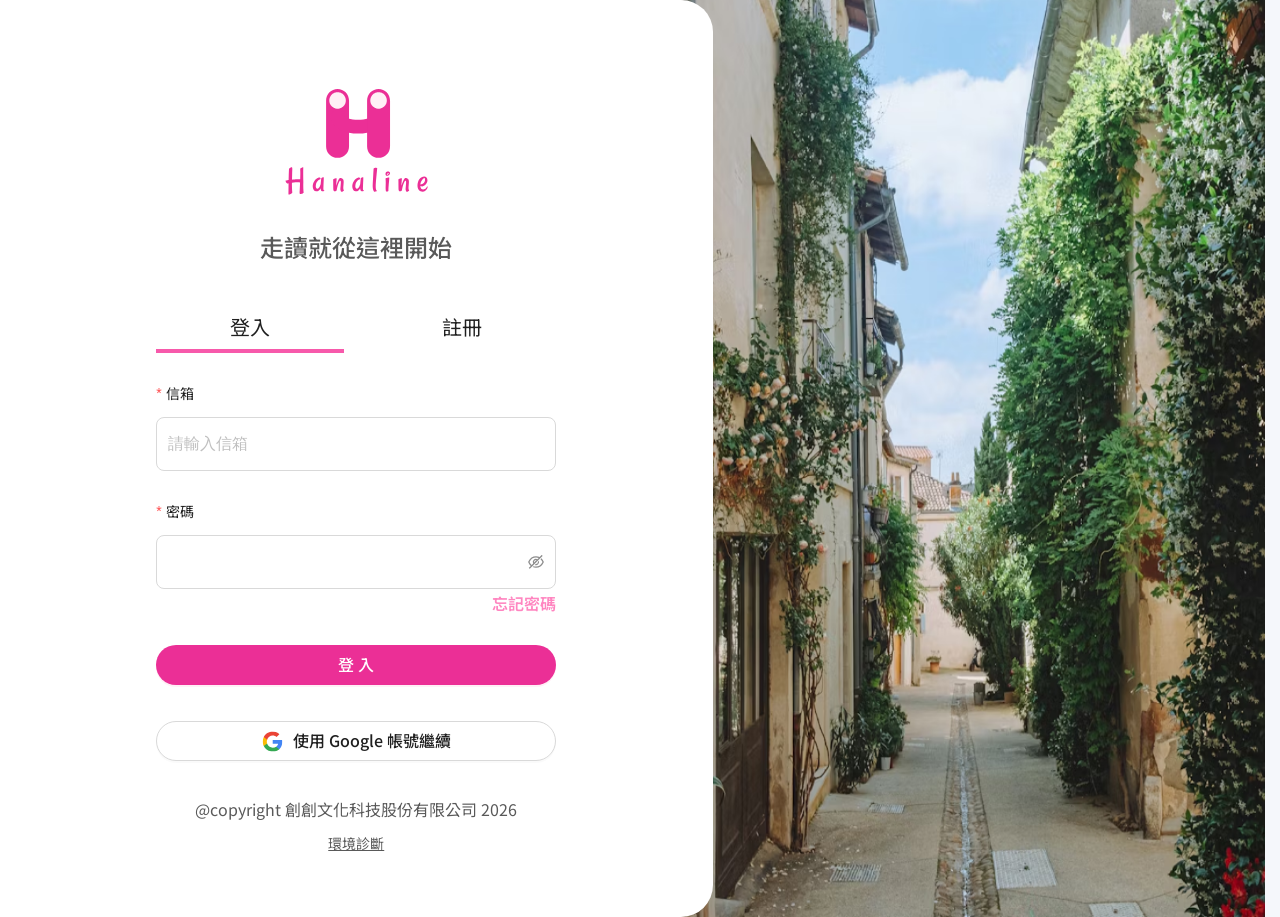
<file: index.html>
<!doctype html>
<html lang="en">
  <head>
    <meta charset="UTF-8" />
    <link rel="icon" type="image/svg+xml" href="/hanaline-browser-logo.svg" />
    <link rel="shortcut icon" type="image/svg+xml" href="/hanaline-browser-logo.svg" />
    <link rel="apple-touch-icon" href="/hanaline-browser-logo.svg" />
    <meta name="viewport" content="width=device-width, initial-scale=1.0" />
    <title>Hanaline創作者平台</title>
    <script type="module" crossorigin src="/assets/index-SHnrJxGv.js"></script>
    <link rel="stylesheet" crossorigin href="/assets/index-N8rp9zA-.css">
  </head>
  <body>
    <div id="root"></div>
  </body>
</html>
</file>
<file: assets/index-N8rp9zA-.css>
@import"https://fonts.googleapis.com/css2?family=Noto+Sans+TC:wght@400..700&display=swap";._banner_1rm8l_1{position:relative}._content-list-card_1rm8l_5{border:1px solid rgba(0,0,0,.16)!important;box-shadow:none!important}._content-list-card_1rm8l_5 .ant-card-actions{border-top:1px solid rgba(0,0,0,.16)!important}._content-list-card_1rm8l_5 .ant-card-actions>li:not(:last-child){border-inline-end:1px solid rgba(0,0,0,.14)}.theme-dark ._content-list-card_1rm8l_5{border-color:#ffffff2e!important}.theme-dark ._content-list-card_1rm8l_5 .ant-card-actions{border-top-color:#ffffff2e!important}.theme-dark ._content-list-card_1rm8l_5 .ant-card-actions>li:not(:last-child){border-inline-end-color:#ffffff29}._banner_1rm8l_1:hover{cursor:pointer}._banner_1rm8l_1:hover ._banner-action_1rm8l_34{display:flex;justify-content:center;align-items:center}._banner-action_1rm8l_34{position:absolute;top:0;left:0;width:100%;height:100%;z-index:1;background-color:#0003;display:none}._secondary-text_1rm8l_51{color:#00000073}.theme-dark ._secondary-text_1rm8l_51{color:var(--text-secondary)}._cover-uploader_1rm8l_60>div{width:100%!important;height:100%!important}._node-type-block_1rm8l_65{-webkit-user-select:none;-moz-user-select:none;user-select:none;border-radius:4px;border:solid 1px #F0F0F0;padding:10px 10px 10px 16px;margin-bottom:12px;cursor:move;font-size:14px;line-height:20px;color:#000000d9;position:relative}.theme-dark ._node-type-block_1rm8l_65{background:var(--surface-1);border-color:rgba(255,255,255,var(--flow-node-border-alpha, .18));color:var(--text-primary);box-shadow:inset 0 0 0 1px rgba(255,255,255,calc(var(--flow-node-border-alpha, .18) * .35))}._node-type-block_1rm8l_65:before{content:"";position:absolute;left:-1px;top:-1px;bottom:-1px;width:6px;background-color:var(--node-type-accent, #F759AB);border-top-left-radius:4px;border-bottom-left-radius:4px}._node-type-block--variable_1rm8l_97:before,._node-type-block--event_1rm8l_98:before{background-color:var(--node-type-event-accent, #FF7A44)}._node-type-block--hint_1rm8l_102:before{background-color:var(--node-type-hint-accent, #73D13D)}._node-type-block--hint_1rm8l_102{border-color:#f0f0f0}.theme-dark ._node-type-block--hint_1rm8l_102{background:var(--surface-1);border-color:rgba(255,255,255,var(--flow-node-border-alpha, .18));box-shadow:inset 0 0 0 1px rgba(255,255,255,calc(var(--flow-node-border-alpha, .18) * .35))}._node-type-block--special-event_1rm8l_116:before{background-color:var(--node-type-hint-accent, #73D13D)}._node-type-block--chapter-end_1rm8l_120:before{background-color:var(--node-type-chapter-end-accent, #9254DE)}._chapter-node_1rm8l_124{background:#fff;border:1px solid #D9D9D9;border-radius:16px;padding:0 16px 16px;width:326px}.theme-dark ._chapter-node_1rm8l_124{background:var(--surface-1);border-color:rgba(255,255,255,var(--flow-node-border-alpha, .18));color:var(--text-primary);box-shadow:0 6px 16px #0000002e,0 0 0 1px rgba(255,255,255,calc(var(--flow-node-border-alpha, .18) * .35))}._chapter-node_1rm8l_124:before{content:"";height:9ox;width:100%;display:block;background-color:var(--chapter-node-accent, #F759AB)}._green-node-strip_1rm8l_149{margin-top:-1px;margin-left:-17px;margin-right:-17px;border-top-right-radius:16px;border-top-left-radius:16px;background-color:#52c41a}._green-node-header_1rm8l_158{border-bottom:1px solid #D9D9D9;margin:0 -16px}.theme-dark ._green-node-header_1rm8l_158{border-bottom-color:#ffffff24}._green-node-title_1rm8l_167{color:#000000d9}.theme-dark ._green-node-title_1rm8l_167{color:var(--text-primary)}._green-node-body_1rm8l_175{color:#00000073}.theme-dark ._green-node-body_1rm8l_175{color:var(--text-secondary)}.ant-switch._public-switch_1rm8l_183{min-width:44px;height:24px;line-height:24px;border-radius:999px;border:1px solid rgba(255,255,255,.26);background:#ffffff1f;box-shadow:inset 0 0 0 1px #00000029}.ant-switch._public-switch_1rm8l_183 .ant-switch-handle{width:18px;height:18px;top:2px;inset-inline-start:3px}.ant-switch._public-switch_1rm8l_183 .ant-switch-handle:before{border-radius:50%;background:#fff;box-shadow:0 1px 3px #00000073,0 0 0 1px #0000000f}.ant-switch._public-switch_1rm8l_183.ant-switch-checked{background:#f759ab;border-color:#f759ab61}.ant-switch._public-switch_1rm8l_183.ant-switch-checked .ant-switch-handle{inset-inline-start:calc(100% - 21px)}._dialogueBox_qvgnj_2{position:absolute;top:67.5%;left:50%;transform:translate(-50%);width:85%;z-index:20}._characterLabel_qvgnj_12{position:absolute;bottom:34.5%;left:7.5%;z-index:30}._characterLabelBox_qvgnj_19{display:inline-block;padding:2.2cqw 6.7cqw;background-color:#0000004d;border:.55cqw solid rgba(255,255,255,.6);border-radius:9999px;box-shadow:none}._characterLabelText_qvgnj_28{color:#fff;font-size:3.9cqw;font-weight:700;letter-spacing:.05em;text-shadow:0 0 3px rgba(0,0,0,.82),0 0 6px rgba(0,0,0,.38)}._overlay_l8rq3_2{position:absolute;top:0;right:0;bottom:0;left:0;background-color:#00000080;z-index:40;animation:_fadeIn_l8rq3_1 .3s ease-out}._drawer_l8rq3_11{position:absolute;bottom:0;left:0;right:0;background-color:#fff;border-top-left-radius:24px;border-top-right-radius:24px;padding:24px;z-index:41;max-height:80%;overflow-y:auto;animation:_slideUp_l8rq3_1 .3s ease-out}._drawerFullscreen_l8rq3_26{top:0;bottom:0;border-top-left-radius:0;border-top-right-radius:0;max-height:none;height:100%;padding-top:72px;display:flex;flex-direction:column}._preloadOverlay_l8rq3_38{opacity:0;pointer-events:none;animation:none}._preloadDrawer_l8rq3_44{opacity:0;pointer-events:none;visibility:hidden;animation:none}._closeButton_l8rq3_52{position:absolute;left:16px;top:16px;width:32px;height:32px;border:none;background:none;cursor:pointer;border-radius:50%;display:flex;align-items:center;justify-content:center;color:#666;transition:background-color .2s ease}._closeButton_l8rq3_52:hover{background-color:#f5f5f5}._hintText_l8rq3_74{margin-top:8px;margin-bottom:24px;text-align:center;color:#666;font-size:16px}._answerContainer_l8rq3_83{display:flex;flex-direction:column;gap:12px}._answerButton_l8rq3_90{width:100%;min-height:56px;background-color:#f5f5f5;border:none;border-radius:28px;padding:0 24px;font-size:18px;color:#333;cursor:pointer;transition:background-color .2s ease;display:flex;align-items:center;justify-content:center;text-align:center}._answerButton_l8rq3_90:hover{background-color:#e8e8e8}._answerButton_l8rq3_90:active{background-color:#ddd}@keyframes _fadeIn_l8rq3_1{0%{opacity:0}to{opacity:1}}@keyframes _slideUp_l8rq3_1{0%{transform:translateY(100%)}to{transform:translateY(0)}}._inputContainer_l8rq3_135{display:flex;flex-direction:column;gap:16px}._scannerSection_l8rq3_141{display:flex;flex-direction:column;gap:12px;margin-bottom:16px;flex:1}._scannerButton_l8rq3_149,._scannerStopButton_l8rq3_150{width:100%;height:48px;border:none;border-radius:24px;font-size:16px;cursor:pointer;transition:background-color .2s ease,opacity .2s ease}._scannerButton_l8rq3_149{background-color:#111827;color:#fff}._scannerButton_l8rq3_149:hover{background-color:#1f2937}._scannerStopButton_l8rq3_150{background-color:#f3f4f6;color:#111827}._scannerStopButton_l8rq3_150:hover{background-color:#e5e7eb}._cameraFrame_l8rq3_178{width:100%;overflow:hidden;border-radius:20px;background:#111827;flex:1;min-height:0;position:relative}._cameraPreview_l8rq3_188{display:block;width:100%;height:100%;-o-object-fit:cover;object-fit:cover}._cameraScanMask_l8rq3_195{position:absolute;top:0;right:0;bottom:0;left:0;pointer-events:none;display:flex;align-items:center;justify-content:center;background:linear-gradient(#00000047,#00000047),transparent}._cameraScanWindow_l8rq3_207{width:min(72vw,320px);aspect-ratio:1 / 1;border:2px solid rgba(255,255,255,.92);border-radius:24px;box-shadow:0 0 0 9999px #00000047}._scannerStatusRow_l8rq3_215{display:flex;align-items:center;gap:12px}._scannerStatusText_l8rq3_221{flex:1;font-size:14px;color:#4b5563}._inputContainerHidden_l8rq3_227{display:none}._inputField_l8rq3_232{width:100%;height:56px;padding:0 24px;font-size:18px;border:2px solid #e8e8e8;border-radius:28px;outline:none;transition:border-color .2s ease;background-color:#f9f9f9}._inputField_l8rq3_232:focus{border-color:#6a32c9;background-color:#fff}._inputField_l8rq3_232::-moz-placeholder{color:#999}._inputField_l8rq3_232::placeholder{color:#999}._submitButton_l8rq3_254{width:100%;height:56px;background-color:#6a32c9;color:#fff;border:none;border-radius:28px;font-size:18px;font-weight:500;cursor:pointer;transition:background-color .2s ease,opacity .2s ease}._submitButton_l8rq3_254:hover:not(:disabled){background-color:#5a2ab5}._submitButton_l8rq3_254:active:not(:disabled){background-color:#4a22a5}._submitButton_l8rq3_254:disabled{opacity:.5;cursor:not-allowed}._errorMessage_l8rq3_281{color:#ef4444;text-align:center;margin-top:12px;font-size:14px}._gpsInputContainer_l8rq3_289{display:flex;flex-direction:column;gap:16px;margin-bottom:20px}._gpsInputGroup_l8rq3_297{display:flex;flex-direction:column;gap:8px}._gpsLabel_l8rq3_304{font-size:14px;color:#666;font-weight:500}._gpsInput_l8rq3_289{width:100%;height:48px;padding:0 16px;font-size:16px;border:2px solid #e8e8e8;border-radius:12px;outline:none;transition:border-color .2s ease;background-color:#f9f9f9}._gpsInput_l8rq3_289:focus{border-color:#6a32c9;background-color:#fff}._gpsInput_l8rq3_289::-moz-placeholder{color:#999;font-size:14px}._gpsInput_l8rq3_289::placeholder{color:#999;font-size:14px}@media (max-height: 600px){._drawer_l8rq3_11{max-height:70%}}@media (max-width: 400px){._answerButton_l8rq3_90{font-size:16px;min-height:48px}._hintText_l8rq3_74{font-size:14px}._inputField_l8rq3_232,._submitButton_l8rq3_254{font-size:16px;height:48px}._gpsInput_l8rq3_289{font-size:14px;height:44px}._gpsLabel_l8rq3_304{font-size:12px}}._light_htq8b_2{--bg-primary: #fff;--bg-secondary: #f5f5f5;--bg-overlay: rgba(0, 0, 0, .05);--bg-indicator: rgba(255, 255, 255, .8);--bg-control: rgba(0, 0, 0, .1);--bg-control-hover: rgba(0, 0, 0, .2);--bg-control-active: rgba(0, 0, 0, .3);--text-primary: #000;--text-secondary: rgba(0, 0, 0, .8);--text-content: rgba(0, 0, 0, .9);--border-color: rgba(0, 0, 0, .1);--indicator-bg: rgba(51, 51, 51, .5);--indicator-hover: rgba(51, 51, 51, .7);--indicator-active: #333333;--progress-track: rgba(51, 51, 51, .2);--progress-thumb: #333333}._dark_htq8b_30{--bg-primary: #000;--bg-secondary: #111;--bg-overlay: rgba(255, 255, 255, .05);--bg-indicator: rgba(0, 0, 0, .5);--bg-control: rgba(255, 255, 255, .1);--bg-control-hover: rgba(255, 255, 255, .2);--bg-control-active: rgba(255, 255, 255, .3);--text-primary: #fff;--text-secondary: rgba(255, 255, 255, .8);--text-content: rgba(255, 255, 255, .9);--border-color: rgba(255, 255, 255, .1);--indicator-bg: rgba(51, 51, 51, .5);--indicator-hover: rgba(51, 51, 51, .7);--indicator-active: #333333;--progress-track: rgba(51, 51, 51, .2);--progress-thumb: #333333}._artworkContainer_htq8b_59{display:flex;flex-direction:column;width:100%;height:100%;background-color:var(--bg-primary);color:var(--text-primary);overflow:hidden}._scrollableContent_htq8b_70{flex:1;overflow-y:auto;display:flex;flex-direction:column}._errorMessage_htq8b_78{display:flex;align-items:center;justify-content:center;height:100%;font-size:18px;color:var(--text-secondary)}._carouselSection_htq8b_88{flex-shrink:0;width:100%;height:300px;max-height:40vh;background-color:var(--bg-secondary)}._contentSection_htq8b_97{flex-shrink:0;padding:24px 20px}._title_htq8b_102{font-size:24px;font-weight:600;margin:0 0 8px;color:var(--text-primary)}._subtitle_htq8b_109{font-size:16px;color:var(--text-secondary);margin-bottom:16px;min-height:24px}._description_htq8b_116{font-size:16px;line-height:1.6;color:var(--text-content);margin:0}._playerSection_htq8b_124{flex-shrink:0;padding:20px;background-color:var(--bg-primary);border-top:1px solid var(--border-color)}._carousel_htq8b_88{position:relative;width:100%;height:100%;display:flex;align-items:center;justify-content:center}._carouselContainer_htq8b_141{position:relative;width:100%;height:100%;overflow:hidden;cursor:grab;-webkit-user-select:none;-moz-user-select:none;user-select:none}._carouselContainer_htq8b_141:active{cursor:grabbing}._carouselTrack_htq8b_154{display:flex;height:100%;transition:transform .3s ease-out}._carouselSlide_htq8b_160{flex:0 0 100%;width:100%;height:100%;display:flex;align-items:center;justify-content:center;background-color:var(--bg-secondary)}._carouselImage_htq8b_170{max-width:100%;max-height:100%;width:auto;height:auto;-o-object-fit:contain;object-fit:contain}._carouselIndicators_htq8b_179{position:absolute;bottom:16px;left:50%;transform:translate(-50%);display:flex;gap:8px;padding:8px 12px;background-color:var(--bg-indicator);border-radius:20px}._indicator_htq8b_191{width:8px;height:8px;border-radius:50%;border:none;background-color:var(--indicator-bg);cursor:pointer;transition:background-color .2s ease;padding:0}._indicator_htq8b_191:hover{background-color:var(--indicator-hover)}._indicatorActive_htq8b_206{background-color:var(--indicator-active)}._audioPlayer_htq8b_211{display:flex;flex-direction:column;gap:16px}._progressSection_htq8b_218{display:flex;align-items:center;gap:12px}._timeDisplay_htq8b_224{font-size:14px;color:#333;min-width:45px;text-align:center}._progressContainer_htq8b_232{flex:1;position:relative;padding:8px 0;-webkit-user-select:none;-moz-user-select:none;user-select:none}._progressTrack_htq8b_240{position:relative;height:4px;background:var(--progress-track);border-radius:2px;overflow:visible}._progressFill_htq8b_249{position:absolute;top:0;left:0;height:100%;background:var(--progress-thumb);border-radius:2px;transition:width .1s ease}._progressThumb_htq8b_260{position:absolute;top:50%;transform:translate(-50%,-50%);width:16px;height:16px;background:var(--progress-thumb);border-radius:50%;cursor:grab;box-shadow:0 1px 3px #0000004d;transition:transform .1s ease}._progressThumb_htq8b_260:hover{transform:translate(-50%,-50%) scale(1.2)}._progressThumb_htq8b_260:active{cursor:grabbing;transform:translate(-50%,-50%) scale(1.1)}._controls_htq8b_283{display:flex;align-items:center;justify-content:center;gap:24px}._controlButton_htq8b_290{width:32px;height:32px;border:none;background-color:transparent;display:flex;align-items:center;justify-content:center;cursor:pointer;padding:0;transition:opacity .2s ease}._controlButton_htq8b_290:hover:not(:disabled){opacity:.8}._controlButton_htq8b_290:active:not(:disabled){opacity:.6}._controlButton_htq8b_290:disabled{opacity:.3;cursor:not-allowed}._controlButton_htq8b_290 img{width:100%;height:100%;-o-object-fit:contain;object-fit:contain}._playButton_htq8b_322{width:40px;height:40px}._playButton_htq8b_322:hover:not(:disabled){opacity:.8}@media (max-width: 768px){._title_htq8b_102{font-size:20px}._subtitle_htq8b_109,._description_htq8b_116{font-size:14px}._controlButton_htq8b_290{width:36px;height:36px}._playButton_htq8b_322{width:48px;height:48px}}._container_4zpob_1{position:absolute;top:0;right:0;bottom:0;left:0;display:flex;align-items:center;justify-content:center;background-color:#f3f4f6;z-index:50}._content_4zpob_11{text-align:center;padding:2rem;max-width:400px;width:90%}._iconWrapper_4zpob_18{display:inline-flex;align-items:center;justify-content:center;width:80px;height:80px;background-color:#10b981;border-radius:50%;margin-bottom:1.5rem}._icon_4zpob_18{width:48px;height:48px;color:#fff}._title_4zpob_35{font-size:2rem;font-weight:700;color:#1f2937;margin-bottom:1rem}._message_4zpob_42{font-size:1.125rem;color:#4b5563;margin-bottom:.5rem}._subMessage_4zpob_48{font-size:1rem;color:#6b7280;margin-bottom:2rem}._restartButton_4zpob_54{background-color:#6a32c9;color:#fff;border:none;padding:.75rem 2rem;font-size:1rem;font-weight:500;border-radius:9999px;cursor:pointer;transition:background-color .2s ease}._restartButton_4zpob_54:hover{background-color:#5a2ab5}._restartButton_4zpob_54:active{background-color:#4a22a5}@media (max-width: 400px){._title_4zpob_35{font-size:1.5rem}._message_4zpob_42{font-size:1rem}._iconWrapper_4zpob_18{width:64px;height:64px}._icon_4zpob_18{width:36px;height:36px}}._header_kirzn_1{position:absolute;top:0;left:0;right:0;height:56px;background-color:#333;color:#fff;z-index:100;box-shadow:0 2px 4px #0000001a}._headerContent_kirzn_13{display:flex;align-items:center;justify-content:space-between;height:100%;padding:0 8px}._backButton_kirzn_21,._menuButton_kirzn_22{display:flex;align-items:center;justify-content:center;width:40px;height:40px;background:none;border:none;color:#fff;cursor:pointer;border-radius:8px;transition:background-color .2s ease}._backButton_kirzn_21:hover,._menuButton_kirzn_22:hover{background-color:#ffffff1a}._backButton_kirzn_21:active,._menuButton_kirzn_22:active{background-color:#fff3}._title_kirzn_46{flex:1;text-align:center;font-size:18px;font-weight:500;margin:0;padding:0 16px;white-space:nowrap;overflow:hidden;text-overflow:ellipsis}._menuSpacer_kirzn_58{width:40px;height:40px}@media (max-width: 640px){._header_kirzn_1{height:50px}._title_kirzn_46{font-size:16px}._backButton_kirzn_21,._menuButton_kirzn_22{width:36px;height:36px}}._overlay_1hyf1_2{position:absolute;top:0;left:0;right:0;bottom:0;background-color:#00000080;z-index:200;animation:_fadeIn_1hyf1_1 .3s ease-out}._drawer_1hyf1_14{position:absolute;top:0;right:-100%;bottom:0;width:80%;max-width:320px;background-color:#fff;z-index:201;transition:right .3s ease-out;box-shadow:-2px 0 8px #00000026;display:flex;flex-direction:column}._drawer_1hyf1_14._open_1hyf1_29{right:0}._drawer_1hyf1_14._fullWidth_1hyf1_34{width:100%;max-width:none}._closeButton_1hyf1_40{position:absolute;top:12px;left:12px;width:40px;height:40px;display:flex;align-items:center;justify-content:center;background:none;border:none;cursor:pointer;color:#333;border-radius:8px;transition:background-color .2s ease;z-index:1}._closeButton_1hyf1_40:hover{background-color:#0000000d}._closeButton_1hyf1_40:active{background-color:#0000001a}._content_1hyf1_67{flex:1;padding:60px 0 0;overflow-y:auto;-webkit-overflow-scrolling:touch;height:100%}._content_1hyf1_67._noHeader_1hyf1_76{padding:0}@keyframes _fadeIn_1hyf1_1{0%{opacity:0}to{opacity:1}}@media (max-width: 640px){._drawer_1hyf1_14{width:85%}}@media (max-width: 400px){._drawer_1hyf1_14{width:90%;max-width:none}._content_1hyf1_67{padding:60px 16px 16px}}._drawerDark_1hyf1_109{background-color:#1a1a1a;color:#fff}._drawerDark_1hyf1_109 ._closeButton_1hyf1_40{color:#fff}._drawerDark_1hyf1_109 ._closeButton_1hyf1_40:hover{background-color:#ffffff1a}._drawerDark_1hyf1_109 ._closeButton_1hyf1_40:active{background-color:#fff3}._menuContainer_1rhtl_1{display:flex;flex-direction:column;height:100%;background:#fff}._header_1rhtl_9{display:flex;align-items:center;justify-content:space-between;padding:16px 20px;background:#333;color:#fff;border-bottom:1px solid rgba(255,255,255,.1)}._backButton_1rhtl_19{background:none;border:none;color:#fff;font-size:20px;cursor:pointer;padding:8px;display:flex;align-items:center;justify-content:center;border-radius:4px;transition:background-color .2s}._backButton_1rhtl_19:hover{background-color:#ffffff1a}._headerTitle_1rhtl_37{font-size:18px;font-weight:500;margin:0;flex:1;text-align:center}._headerSpacer_1rhtl_45{width:36px}._content_1rhtl_50{flex:1;overflow-y:auto;background:#fff}._chapterList_1rhtl_57,._nodeList_1rhtl_58{padding:0}._listItem_1rhtl_62{display:flex;align-items:center;padding:20px 24px;cursor:pointer;transition:background-color .2s;position:relative}._listItem_1rhtl_62:hover{background-color:#f9f9f9}._listItem_1rhtl_62._active_1rhtl_75{background-color:#f0f5ff}._itemIndex_1rhtl_80{font-size:16px;font-weight:600;color:#333;min-width:30px;margin-right:16px}._itemThumbnail_1rhtl_89{width:60px;height:60px;margin-right:16px;border-radius:8px;overflow:hidden;background:#f5f5f5;flex-shrink:0}._itemThumbnail_1rhtl_89 img{width:100%;height:100%;-o-object-fit:cover;object-fit:cover}._itemContent_1rhtl_106{flex:1;overflow:hidden}._itemTitle_1rhtl_111{font-size:16px;color:#000;font-weight:500;margin-bottom:4px;overflow:hidden;text-overflow:ellipsis;white-space:nowrap}._itemSubtitle_1rhtl_121{font-size:14px;color:#4d4d4d;overflow:hidden;text-overflow:ellipsis;white-space:nowrap}._itemArrow_1rhtl_130{margin-left:12px;flex-shrink:0}._divider_1rhtl_136{height:1px;background-color:#e8e8e8;margin:0 24px}._loading_1rhtl_143{display:flex;align-items:center;justify-content:center;height:100%;color:#999;font-size:14px}@media (max-width: 768px){._header_1rhtl_9{padding:12px 16px}._headerTitle_1rhtl_37{font-size:16px}._listItem_1rhtl_62{padding:16px 20px}._itemTitle_1rhtl_111{font-size:15px}._itemSubtitle_1rhtl_121{font-size:13px}._itemIndex_1rhtl_80{font-size:15px}}.game-preview-container *::-webkit-scrollbar{display:none}.game-preview-container *{-ms-overflow-style:none;scrollbar-width:none}.game-preview-container div::-webkit-scrollbar,.game-preview-container ul::-webkit-scrollbar,.game-preview-container ol::-webkit-scrollbar,.game-preview-container nav::-webkit-scrollbar,.game-preview-container section::-webkit-scrollbar,.game-preview-container article::-webkit-scrollbar,.game-preview-container aside::-webkit-scrollbar{display:none}.game-preview-container div,.game-preview-container ul,.game-preview-container ol,.game-preview-container nav,.game-preview-container section,.game-preview-container article,.game-preview-container aside{-ms-overflow-style:none;scrollbar-width:none}.game-preview-container::-webkit-scrollbar{display:none}.game-preview-container{-ms-overflow-style:none;scrollbar-width:none}._modalOverlay_18r2s_2{position:fixed;top:0;left:0;right:0;bottom:0;background-color:#000c;display:flex;align-items:center;justify-content:center;z-index:9999;cursor:pointer}._modalContent_18r2s_17{position:relative;cursor:default}._deviceFrame_18r2s_23{position:relative}._device_18r2s_23{position:relative;background-color:#000;border-radius:2.5rem;padding:1rem;box-shadow:0 25px 50px -12px #00000040;width:414px;height:896px}._screen_18r2s_39{position:relative;border-radius:2rem;overflow:hidden;width:100%;height:100%}._statusBar_18r2s_49{position:absolute;top:0;left:0;right:0;height:44px;background-color:#000;z-index:50;display:flex;align-items:center;justify-content:space-between;padding:0 1.5rem}._time_18r2s_63{color:#fff;font-size:.75rem}._statusIcons_18r2s_68{display:flex;align-items:center;gap:.25rem}._battery_18r2s_74{width:1rem;height:.75rem;border:1px solid #fff;border-radius:.125rem;position:relative}._batteryFill_18r2s_82{width:66.66%;height:100%;background-color:#fff;border-radius:.125rem;margin-left:auto}._gameContent_18r2s_91{position:absolute;top:44px;bottom:34px;left:0;right:0;overflow:hidden}._homeIndicator_18r2s_101{position:absolute;bottom:.5rem;left:50%;transform:translate(-50%);width:8rem;height:.25rem;background-color:#000;border-radius:9999px}._deviceLabel_18r2s_113{text-align:center;margin-top:1rem;color:#e5e7eb}._deviceName_18r2s_119{font-size:.875rem;margin-bottom:.25rem}._deviceSize_18r2s_124{font-size:.75rem;color:#9ca3af}._closeButton_18r2s_130{position:absolute;top:0rem;right:-3rem;width:2.5rem;height:2.5rem;background-color:#ffffff1a;border:1px solid rgba(255,255,255,.2);border-radius:50%;display:flex;align-items:center;justify-content:center;cursor:pointer;transition:all .2s ease;color:#fff}._closeButton_18r2s_130:hover{background-color:#fff3;transform:scale(1.1)}@media (max-width: 480px){._device_18r2s_23{width:90vw;height:calc(90vw * 2.164);max-width:414px;max-height:896px}._closeButton_18r2s_130{top:1rem;right:1rem;background-color:#000000b3}}._phoneContainer_6vtzj_1{display:flex;flex-direction:column;align-items:center}._deviceFrame_6vtzj_8{position:relative;width:375px;height:812px;background:#1a1a1a;border-radius:40px;padding:12px;box-shadow:0 20px 50px #0003,0 10px 20px #00000026,inset 0 0 1px #ffffff1a}._screen_6vtzj_22{position:relative;width:100%;height:100%;background:#fff;border-radius:32px;overflow:hidden}._statusBar_6vtzj_32{position:absolute;top:0;left:0;right:0;height:44px;background:#000;z-index:50;display:flex;align-items:center;justify-content:space-between;padding:0 24px}._time_6vtzj_46{color:#fff;font-size:14px;font-weight:500;font-family:-apple-system,BlinkMacSystemFont,Segoe UI,Helvetica,Arial,sans-serif}._statusIcons_6vtzj_53{display:flex;align-items:center;gap:5px}._icon_6vtzj_59{height:12px}._contentArea_6vtzj_64{position:absolute;left:0;right:0;overflow:hidden}._homeIndicator_6vtzj_72{position:absolute;bottom:8px;left:50%;transform:translate(-50%);width:134px;height:5px;background:#000;border-radius:100px;opacity:.2}._deviceLabel_6vtzj_85{text-align:center;margin-top:16px}._deviceName_6vtzj_90{font-size:14px;color:#666;margin:0 0 4px}._deviceSize_6vtzj_96{font-size:12px;color:#999;margin:0}._phoneContainer_6vtzj_1[data-theme=dark] ._deviceFrame_6vtzj_8{background:#2a2a2a}._phoneContainer_6vtzj_1[data-theme=dark] ._deviceLabel_6vtzj_85{color:#999}._phoneContainer_6vtzj_1[data-theme=dark] ._deviceName_6vtzj_90{color:#ccc}@media (max-width: 768px){._deviceFrame_6vtzj_8{transform:scale(.8)}}@media (max-width: 480px){._deviceFrame_6vtzj_8{transform:scale(.6)}}._container_12v7x_1{width:100%;height:100%;position:relative;overflow-y:auto;overflow-x:hidden;-ms-overflow-style:none;scrollbar-width:none;background:#fff;display:flex;flex-direction:column}._container_12v7x_1::-webkit-scrollbar{width:0;height:0;display:none}._backgroundSection_12v7x_21{flex:0 0 40%;position:relative;background-size:cover;background-position:center;background-repeat:no-repeat;overflow:hidden}._placeholderPattern_12v7x_30{position:absolute;top:0;right:0;bottom:0;left:0;display:flex;align-items:center;justify-content:center}._placeholderPattern_12v7x_30 svg{width:100%;height:100%}._bottomSection_12v7x_44{flex:1;position:relative;background:#f5f5f5;padding:0}._contentBox_12v7x_52{position:relative;margin:-50px 20px 0;background:#fff;border-radius:16px 16px 0 0;padding:24px;box-shadow:0 -4px 12px #00000014,0 -2px 4px #0000000a;transition:all .3s ease;min-height:calc(100% + 50px)}._contentBox_12v7x_52:hover{box-shadow:0 -6px 16px #0000001f,0 -3px 6px #0000000f;transform:translateY(-2px)}._title_12v7x_69{font-size:24px;font-weight:700;color:#333;margin:0 0 12px;line-height:1.3;overflow:hidden;text-overflow:ellipsis;display:-webkit-box;-webkit-line-clamp:2;-webkit-box-orient:vertical}._description_12v7x_83{font-size:14px;color:#666;line-height:1.5;margin:0}@media (max-width: 390px){._title_12v7x_69{font-size:20px}._description_12v7x_83{font-size:13px}._contentBox_12v7x_52{padding:20px;margin:-40px 15px 0}}@media (max-height: 700px){._contentBox_12v7x_52{margin-top:-35px;padding:20px}._title_12v7x_69{font-size:20px;margin-bottom:8px}._description_12v7x_83{font-size:13px}}.react-flow__container{position:absolute;width:100%;height:100%;top:0;left:0}.react-flow__pane{z-index:1;cursor:grab}.react-flow__pane.selection{cursor:pointer}.react-flow__pane.dragging{cursor:grabbing}.react-flow__viewport{transform-origin:0 0;z-index:2;pointer-events:none}.react-flow__renderer{z-index:4}.react-flow__selection{z-index:6}.react-flow__nodesselection-rect:focus,.react-flow__nodesselection-rect:focus-visible{outline:none}.react-flow .react-flow__edges{pointer-events:none;overflow:visible}.react-flow__edge-path,.react-flow__connection-path{stroke:#b1b1b7;stroke-width:1;fill:none}.react-flow__edge{pointer-events:visibleStroke;cursor:pointer}.react-flow__edge.animated path{stroke-dasharray:5;animation:dashdraw .5s linear infinite}.react-flow__edge.animated path.react-flow__edge-interaction{stroke-dasharray:none;animation:none}.react-flow__edge.inactive{pointer-events:none}.react-flow__edge.selected,.react-flow__edge:focus,.react-flow__edge:focus-visible{outline:none}.react-flow__edge.selected .react-flow__edge-path,.react-flow__edge:focus .react-flow__edge-path,.react-flow__edge:focus-visible .react-flow__edge-path{stroke:#555}.react-flow__edge-textwrapper{pointer-events:all}.react-flow__edge-textbg{fill:#fff}.react-flow__edge .react-flow__edge-text{pointer-events:none;-webkit-user-select:none;-moz-user-select:none;user-select:none}.react-flow__connection{pointer-events:none}.react-flow__connection .animated{stroke-dasharray:5;animation:dashdraw .5s linear infinite}.react-flow__connectionline{z-index:1001}.react-flow__nodes{pointer-events:none;transform-origin:0 0}.react-flow__node{position:absolute;-webkit-user-select:none;-moz-user-select:none;user-select:none;pointer-events:all;transform-origin:0 0;box-sizing:border-box;cursor:grab}.react-flow__node.dragging{cursor:grabbing}.react-flow__nodesselection{z-index:3;transform-origin:left top;pointer-events:none}.react-flow__nodesselection-rect{position:absolute;pointer-events:all;cursor:grab}.react-flow__handle{position:absolute;pointer-events:none;min-width:5px;min-height:5px;width:6px;height:6px;background:#1a192b;border:1px solid white;border-radius:100%}.react-flow__handle.connectionindicator{pointer-events:all;cursor:crosshair}.react-flow__handle-bottom{top:auto;left:50%;bottom:-4px;transform:translate(-50%)}.react-flow__handle-top{left:50%;top:-4px;transform:translate(-50%)}.react-flow__handle-left{top:50%;left:-4px;transform:translateY(-50%)}.react-flow__handle-right{right:-4px;top:50%;transform:translateY(-50%)}.react-flow__edgeupdater{cursor:move;pointer-events:all}.react-flow__panel{position:absolute;z-index:5;margin:15px}.react-flow__panel.top{top:0}.react-flow__panel.bottom{bottom:0}.react-flow__panel.left{left:0}.react-flow__panel.right{right:0}.react-flow__panel.center{left:50%;transform:translate(-50%)}.react-flow__attribution{font-size:10px;background:#ffffff80;padding:2px 3px;margin:0}.react-flow__attribution a{text-decoration:none;color:#999}@keyframes dashdraw{0%{stroke-dashoffset:10}}.react-flow__edgelabel-renderer{position:absolute;width:100%;height:100%;pointer-events:none;-webkit-user-select:none;-moz-user-select:none;user-select:none}.react-flow__edge.updating .react-flow__edge-path{stroke:#777}.react-flow__edge-text{font-size:10px}.react-flow__node.selectable:focus,.react-flow__node.selectable:focus-visible{outline:none}.react-flow__node-default,.react-flow__node-input,.react-flow__node-output,.react-flow__node-group{padding:10px;border-radius:3px;width:150px;font-size:12px;color:#222;text-align:center;border-width:1px;border-style:solid;border-color:#1a192b;background-color:#fff}.react-flow__node-default.selectable:hover,.react-flow__node-input.selectable:hover,.react-flow__node-output.selectable:hover,.react-flow__node-group.selectable:hover{box-shadow:0 1px 4px 1px #00000014}.react-flow__node-default.selectable.selected,.react-flow__node-default.selectable:focus,.react-flow__node-default.selectable:focus-visible,.react-flow__node-input.selectable.selected,.react-flow__node-input.selectable:focus,.react-flow__node-input.selectable:focus-visible,.react-flow__node-output.selectable.selected,.react-flow__node-output.selectable:focus,.react-flow__node-output.selectable:focus-visible,.react-flow__node-group.selectable.selected,.react-flow__node-group.selectable:focus,.react-flow__node-group.selectable:focus-visible{box-shadow:0 0 0 .5px #1a192b}.react-flow__node-group{background-color:#f0f0f040}.react-flow__nodesselection-rect,.react-flow__selection{background:#0059dc14;border:1px dotted rgba(0,89,220,.8)}.react-flow__nodesselection-rect:focus,.react-flow__nodesselection-rect:focus-visible,.react-flow__selection:focus,.react-flow__selection:focus-visible{outline:none}.react-flow__controls{box-shadow:0 0 2px 1px #00000014}.react-flow__controls-button{border:none;background:#fefefe;border-bottom:1px solid #eee;box-sizing:content-box;display:flex;justify-content:center;align-items:center;width:16px;height:16px;cursor:pointer;-webkit-user-select:none;-moz-user-select:none;user-select:none;padding:5px}.react-flow__controls-button:hover{background:#f4f4f4}.react-flow__controls-button svg{width:100%;max-width:12px;max-height:12px}.react-flow__controls-button:disabled{pointer-events:none}.react-flow__controls-button:disabled svg{fill-opacity:.4}.react-flow__minimap{background-color:#fff}.react-flow__resize-control{position:absolute}.react-flow__resize-control.left,.react-flow__resize-control.right{cursor:ew-resize}.react-flow__resize-control.top,.react-flow__resize-control.bottom{cursor:ns-resize}.react-flow__resize-control.top.left,.react-flow__resize-control.bottom.right{cursor:nwse-resize}.react-flow__resize-control.bottom.left,.react-flow__resize-control.top.right{cursor:nesw-resize}.react-flow__resize-control.handle{width:4px;height:4px;border:1px solid #fff;border-radius:1px;background-color:#3367d9;transform:translate(-50%,-50%)}.react-flow__resize-control.handle.left{left:0;top:50%}.react-flow__resize-control.handle.right{left:100%;top:50%}.react-flow__resize-control.handle.top{left:50%;top:0}.react-flow__resize-control.handle.bottom{left:50%;top:100%}.react-flow__resize-control.handle.top.left,.react-flow__resize-control.handle.bottom.left{left:0}.react-flow__resize-control.handle.top.right,.react-flow__resize-control.handle.bottom.right{left:100%}.react-flow__resize-control.line{border-color:#3367d9;border-width:0;border-style:solid}.react-flow__resize-control.line.left,.react-flow__resize-control.line.right{width:1px;transform:translate(-50%);top:0;height:100%}.react-flow__resize-control.line.left{left:0;border-left-width:1px}.react-flow__resize-control.line.right{left:100%;border-right-width:1px}.react-flow__resize-control.line.top,.react-flow__resize-control.line.bottom{height:1px;transform:translateY(-50%);left:0;width:100%}.react-flow__resize-control.line.top{top:0;border-top-width:1px}.react-flow__resize-control.line.bottom{border-bottom-width:1px;top:100%}._uploader_1rdzb_1 .ant-upload{width:100%!important;height:100%!important}._uploader_1rdzb_1 .ant-upload.ant-upload-drag{border-radius:8px;overflow:hidden}._uploader_1rdzb_1 .ant-upload.ant-upload-drag:hover,._uploader_1rdzb_1 .ant-upload.ant-upload-drag.ant-upload-drag-hover{border-color:#eb2f96!important}._uploader_1rdzb_1 .ant-upload.ant-upload-drag .ant-upload-btn{height:100%;padding:0!important;border-radius:inherit}._uploader_1rdzb_1 .ant-upload.ant-upload-drag .ant-upload-drag-container{width:100%;height:100%;display:flex;align-items:center;justify-content:center}._uploader_1rdzb_1 .ant-upload.ant-upload-drag .ant-upload-btn:focus-visible{outline:none}._uploader_1rdzb_1 .ant-upload.ant-upload-drag:focus-within{box-shadow:0 0 0 2px #eb2f9666}.react-flow__selection,.react-flow__nodesselection-rect{background:#d8429414!important;border:1.5px solid rgba(216,66,148,.5)!important;border-radius:4px}.react-flow__selection{animation:fadeIn .2s ease-out}@keyframes fadeIn{0%{opacity:.3}to{opacity:1}}.react-flow__node.selected{background:#d842940f!important;box-shadow:0 0 0 3px #d84294a6!important;transition:box-shadow .2s ease;border-radius:16px}.react-flow__edge.selected .react-flow__edge-path{stroke:#d84294!important;stroke-width:2}.react-flow__node.selected:not(:only-of-type){box-shadow:0 0 0 3px #d84294b8!important}.react-flow__node:hover{box-shadow:0 0 0 1px #d8429433}:root[data-theme-mode=dark] .react-flow__node.selected,.theme-dark .react-flow__node.selected{background:#f868b61a!important;box-shadow:0 0 0 3px #f868b6d1,0 0 0 8px #f868b61f!important}:root[data-theme-mode=dark] .react-flow__node.selected:not(:only-of-type),.theme-dark .react-flow__node.selected:not(:only-of-type){box-shadow:0 0 0 3px #f868b6db,0 0 0 8px #f868b61f!important}.react-flow__node-messageNode.selected,.react-flow__node-characterNode.selected,.react-flow__node-itemNode.selected,.react-flow__node-obtainNode.selected,.react-flow__node-checkNode.selected{background:#52c41a0f!important;box-shadow:0 0 0 3px #52c41aad!important;border-radius:16px}.react-flow__node-messageNode.selected:not(:only-of-type),.react-flow__node-characterNode.selected:not(:only-of-type),.react-flow__node-itemNode.selected:not(:only-of-type),.react-flow__node-obtainNode.selected:not(:only-of-type),.react-flow__node-checkNode.selected:not(:only-of-type){box-shadow:0 0 0 3px #52c41ab8!important}:root[data-theme-mode=dark] .react-flow__node-messageNode.selected,:root[data-theme-mode=dark] .react-flow__node-characterNode.selected,:root[data-theme-mode=dark] .react-flow__node-itemNode.selected,:root[data-theme-mode=dark] .react-flow__node-obtainNode.selected,:root[data-theme-mode=dark] .react-flow__node-checkNode.selected,.theme-dark .react-flow__node-messageNode.selected,.theme-dark .react-flow__node-characterNode.selected,.theme-dark .react-flow__node-itemNode.selected,.theme-dark .react-flow__node-obtainNode.selected,.theme-dark .react-flow__node-checkNode.selected{background:#52c41a1a!important;box-shadow:0 0 0 3px #95f24fd1,0 0 0 8px #52c41a24!important}:root[data-theme-mode=dark] .react-flow__node-messageNode.selected:not(:only-of-type),:root[data-theme-mode=dark] .react-flow__node-characterNode.selected:not(:only-of-type),:root[data-theme-mode=dark] .react-flow__node-itemNode.selected:not(:only-of-type),:root[data-theme-mode=dark] .react-flow__node-obtainNode.selected:not(:only-of-type),:root[data-theme-mode=dark] .react-flow__node-checkNode.selected:not(:only-of-type),.theme-dark .react-flow__node-messageNode.selected:not(:only-of-type),.theme-dark .react-flow__node-characterNode.selected:not(:only-of-type),.theme-dark .react-flow__node-itemNode.selected:not(:only-of-type),.theme-dark .react-flow__node-obtainNode.selected:not(:only-of-type),.theme-dark .react-flow__node-checkNode.selected:not(:only-of-type){box-shadow:0 0 0 3px #95f24fdb,0 0 0 8px #52c41a24!important}.react-flow__node-messageNode:hover,.react-flow__node-characterNode:hover,.react-flow__node-itemNode:hover,.react-flow__node-obtainNode:hover,.react-flow__node-checkNode:hover{box-shadow:0 0 0 1px #52c41a3d}._menuContainer_1c5ln_1{width:100%;padding:0}._loading_1c5ln_6{padding:20px;text-align:center;color:var(--text-secondary)}._chapterSection_1c5ln_13{margin-bottom:8px}._chapterHeader_1c5ln_17{display:flex;align-items:center;padding:12px 16px;background-color:var(--surface-1);border-bottom:1px solid var(--border-color);cursor:pointer;transition:background-color .2s ease;-webkit-user-select:none;-moz-user-select:none;user-select:none}._chapterHeader_1c5ln_17:hover{background-color:var(--surface-2)}._chapterIcon_1c5ln_32{display:flex;align-items:center;margin-right:8px;color:var(--text-primary);font-size:12px}._chapterTitle_1c5ln_40{flex:1;font-size:14px;font-weight:500;color:var(--text-primary)}._nodeList_1c5ln_48{background-color:var(--surface-0)}._nodeItem_1c5ln_53{display:flex;align-items:center;padding:12px 16px;border-bottom:1px solid var(--border-color);cursor:pointer;transition:background-color .2s ease}._nodeItem_1c5ln_53:hover{background-color:var(--surface-2)}._nodeItem_1c5ln_53:last-child{border-bottom:none}._nodeItemActive_1c5ln_70{background-color:color-mix(in srgb,var(--primary-color) 10%,transparent)!important}._nodeItemActive_1c5ln_70 ._nodeName_1c5ln_74{color:var(--primary-color);font-weight:500}._nodeNumber_1c5ln_80{flex-shrink:0;width:28px;height:28px;display:flex;align-items:center;justify-content:center;background-color:var(--surface-2);border-radius:4px;font-size:12px;font-weight:500;color:var(--text-secondary);margin-right:12px}._nodeItemActive_1c5ln_70 ._nodeNumber_1c5ln_80{background-color:var(--primary-color);color:#fff}._nodeThumbnail_1c5ln_101{flex-shrink:0;width:48px;height:48px;margin-right:12px;border-radius:4px;overflow:hidden;background-color:var(--surface-2)}._nodeThumbnail_1c5ln_101 img{width:100%;height:100%;-o-object-fit:cover;object-fit:cover}._nodePlaceholder_1c5ln_117{width:100%;height:100%;background:linear-gradient(135deg,#b0b0b0,#8f8f8f)}._nodeContent_1c5ln_124{flex:1;min-width:0}._nodeName_1c5ln_74{font-size:14px;color:var(--text-primary);margin-bottom:2px;white-space:nowrap;overflow:hidden;text-overflow:ellipsis;line-height:1.4}._nodeType_1c5ln_139{font-size:12px;color:var(--text-secondary);white-space:nowrap;overflow:hidden;text-overflow:ellipsis}@media (max-width: 400px){._chapterHeader_1c5ln_17,._nodeItem_1c5ln_53{padding:10px 12px}._nodeNumber_1c5ln_80{width:24px;height:24px;font-size:11px;margin-right:8px}._nodeThumbnail_1c5ln_101{width:40px;height:40px;margin-right:10px}._nodeName_1c5ln_74{font-size:13px}._nodeType_1c5ln_139{font-size:11px}}.pointer-events-none{pointer-events:none}.\!visible{visibility:visible!important}.visible{visibility:visible}.static{position:static}.fixed{position:fixed}.absolute{position:absolute}.relative{position:relative}.sticky{position:sticky}.inset-0{top:0;right:0;bottom:0;left:0}.inset-x-0{left:0;right:0}.inset-x-6{left:1.5rem;right:1.5rem}.-bottom-\[26px\]{bottom:-26px}.bottom-0{bottom:0}.bottom-1{bottom:.25rem}.bottom-1\.5{bottom:.375rem}.bottom-2{bottom:.5rem}.bottom-\[3\%\]{bottom:3%}.end-1{inset-inline-end:.25rem}.left-0{left:0}.left-1\/2{left:50%}.left-2{left:.5rem}.left-\[5\%\]{left:5%}.right-0{right:0}.right-2{right:.5rem}.right-3{right:.75rem}.right-4{right:1rem}.right-\[5\%\]{right:5%}.start-1{inset-inline-start:.25rem}.top-0{top:0}.top-14{top:3.5rem}.top-16{top:4rem}.top-2{top:.5rem}.top-3{top:.75rem}.top-4{top:1rem}.top-6{top:1.5rem}.top-\[33\%\]{top:33%}.top-\[calc\(100\%\+10px\)\]{top:calc(100% + 10px)}.top-\[calc\(100\%\+6px\)\]{top:calc(100% + 6px)}.z-0{z-index:0}.z-10{z-index:10}.z-20{z-index:20}.z-30{z-index:30}.z-50{z-index:50}.mx-auto{margin-left:auto;margin-right:auto}.my-2{margin-top:.5rem;margin-bottom:.5rem}.\!ml-4{margin-left:1rem!important}.-mr-\[80px\]{margin-right:-80px}.mb-0{margin-bottom:0}.mb-1{margin-bottom:.25rem}.mb-10{margin-bottom:2.5rem}.mb-2{margin-bottom:.5rem}.mb-3{margin-bottom:.75rem}.mb-4{margin-bottom:1rem}.mb-5{margin-bottom:1.25rem}.mb-6{margin-bottom:1.5rem}.mb-\[10px\]{margin-bottom:10px}.ml-1{margin-left:.25rem}.ml-2{margin-left:.5rem}.ml-3{margin-left:.75rem}.ml-4{margin-left:1rem}.ml-\[10px\]{margin-left:10px}.mr-1{margin-right:.25rem}.mr-2{margin-right:.5rem}.mr-3{margin-right:.75rem}.mr-4{margin-right:1rem}.mt-1{margin-top:.25rem}.mt-2{margin-top:.5rem}.mt-3{margin-top:.75rem}.mt-4{margin-top:1rem}.mt-6{margin-top:1.5rem}.mt-8{margin-top:2rem}.mt-9{margin-top:2.25rem}.mt-\[10px\]{margin-top:10px}.mt-auto{margin-top:auto}.line-clamp-1{overflow:hidden;display:-webkit-box;-webkit-box-orient:vertical;-webkit-line-clamp:1}.line-clamp-2{overflow:hidden;display:-webkit-box;-webkit-box-orient:vertical;-webkit-line-clamp:2}.line-clamp-3{overflow:hidden;display:-webkit-box;-webkit-box-orient:vertical;-webkit-line-clamp:3}.\!block{display:block!important}.block{display:block}.inline-block{display:inline-block}.inline{display:inline}.flex{display:flex}.inline-flex{display:inline-flex}.table{display:table}.grid{display:grid}.contents{display:contents}.hidden{display:none}.aspect-\[4\/3\]{aspect-ratio:4/3}.aspect-square{aspect-ratio:1 / 1}.\!h-\[220px\]{height:220px!important}.\!h-\[48px\]{height:48px!important}.h-0{height:0px}.h-0\.5{height:.125rem}.h-1{height:.25rem}.h-1\.5{height:.375rem}.h-10{height:2.5rem}.h-11{height:2.75rem}.h-12{height:3rem}.h-14{height:3.5rem}.h-16{height:4rem}.h-2{height:.5rem}.h-2\.5{height:.625rem}.h-20{height:5rem}.h-3{height:.75rem}.h-32{height:8rem}.h-4{height:1rem}.h-5{height:1.25rem}.h-6{height:1.5rem}.h-8{height:2rem}.h-9{height:2.25rem}.h-\[10px\]{height:10px}.h-\[12px\]{height:12px}.h-\[160px\]{height:160px}.h-\[180px\]{height:180px}.h-\[200px\]{height:200px}.h-\[24px\]{height:24px}.h-\[260px\]{height:260px}.h-\[30px\]{height:30px}.h-\[45\%\]{height:45%}.h-\[48px\]{height:48px}.h-\[54px\]{height:54px}.h-\[60px\]{height:60px}.h-\[70px\]{height:70px}.h-\[720px\]{height:720px}.h-\[90px\]{height:90px}.h-\[calc\(100\%-72px\)\]{height:calc(100% - 72px)}.h-auto{height:auto}.h-full{height:100%}.h-screen{height:100vh}.max-h-\[calc\(100vh-260px\)\]{max-height:calc(100vh - 260px)}.max-h-full{max-height:100%}.min-h-0{min-height:0px}.min-h-\[120px\]{min-height:120px}.min-h-\[30px\]{min-height:30px}.w-1{width:.25rem}.w-1\/2{width:50%}.w-10{width:2.5rem}.w-16{width:4rem}.w-2{width:.5rem}.w-2\.5{width:.625rem}.w-20{width:5rem}.w-3\/4{width:75%}.w-32{width:8rem}.w-4{width:1rem}.w-4\/5{width:80%}.w-5{width:1.25rem}.w-6{width:1.5rem}.w-8{width:2rem}.w-9{width:2.25rem}.w-\[10px\]{width:10px}.w-\[124px\]{width:124px}.w-\[160px\]{width:160px}.w-\[180px\]{width:180px}.w-\[200px\]{width:200px}.w-\[220px\]{width:220px}.w-\[24px\]{width:24px}.w-\[350px\]{width:350px}.w-\[400px\]{width:400px}.w-\[464px\]{width:464px}.w-\[70px\]{width:70px}.w-\[90px\]{width:90px}.w-\[98px\]{width:98px}.w-full{width:100%}.min-w-0{min-width:0px}.min-w-\[200px\]{min-width:200px}.min-w-\[80px\]{min-width:80px}.min-w-\[96px\]{min-width:96px}.min-w-full{min-width:100%}.max-w-5xl{max-width:64rem}.max-w-\[200px\]{max-width:200px}.max-w-\[220px\]{max-width:220px}.max-w-full{max-width:100%}.max-w-xl{max-width:36rem}.flex-1{flex:1 1 0%}.flex-shrink-0,.shrink-0{flex-shrink:0}.flex-grow{flex-grow:1}.origin-top-left{transform-origin:top left}.-translate-x-1\/2{--tw-translate-x: -50%;transform:translate(var(--tw-translate-x),var(--tw-translate-y)) rotate(var(--tw-rotate)) skew(var(--tw-skew-x)) skewY(var(--tw-skew-y)) scaleX(var(--tw-scale-x)) scaleY(var(--tw-scale-y))}.transform{transform:translate(var(--tw-translate-x),var(--tw-translate-y)) rotate(var(--tw-rotate)) skew(var(--tw-skew-x)) skewY(var(--tw-skew-y)) scaleX(var(--tw-scale-x)) scaleY(var(--tw-scale-y))}@keyframes pulse{50%{opacity:.5}}.animate-pulse{animation:pulse 2s cubic-bezier(.4,0,.6,1) infinite}@keyframes spin{to{transform:rotate(360deg)}}.animate-spin{animation:spin 1s linear infinite}.cursor-move{cursor:move}.cursor-pointer{cursor:pointer}.select-none{-webkit-user-select:none;-moz-user-select:none;user-select:none}.resize{resize:both}.list-disc{list-style-type:disc}.appearance-none{-webkit-appearance:none;-moz-appearance:none;appearance:none}.grid-cols-1{grid-template-columns:repeat(1,minmax(0,1fr))}.grid-cols-2{grid-template-columns:repeat(2,minmax(0,1fr))}.grid-cols-\[120px_1fr\]{grid-template-columns:120px 1fr}.grid-cols-\[minmax\(0\,1fr\)_320px\]{grid-template-columns:minmax(0,1fr) 320px}.grid-cols-\[minmax\(0\,1fr\)_minmax\(360px\,0\.72fr\)\]{grid-template-columns:minmax(0,1fr) minmax(360px,.72fr)}.flex-row{flex-direction:row}.flex-col{flex-direction:column}.flex-wrap{flex-wrap:wrap}.content-start{align-content:flex-start}.items-start{align-items:flex-start}.items-center{align-items:center}.justify-start{justify-content:flex-start}.justify-end{justify-content:flex-end}.justify-center{justify-content:center}.justify-between{justify-content:space-between}.gap-1{gap:.25rem}.gap-1\.5{gap:.375rem}.gap-2{gap:.5rem}.gap-3{gap:.75rem}.gap-4{gap:1rem}.gap-6{gap:1.5rem}.gap-8{gap:2rem}.gap-\[10px\]{gap:10px}.gap-\[6px\]{gap:6px}.gap-x-6{-moz-column-gap:1.5rem;column-gap:1.5rem}.gap-x-7{-moz-column-gap:1.75rem;column-gap:1.75rem}.gap-x-\[30px\]{-moz-column-gap:30px;column-gap:30px}.gap-y-6{row-gap:1.5rem}.space-x-0>:not([hidden])~:not([hidden]){--tw-space-x-reverse: 0;margin-right:calc(0px * var(--tw-space-x-reverse));margin-left:calc(0px * calc(1 - var(--tw-space-x-reverse)))}.space-x-0\.5>:not([hidden])~:not([hidden]){--tw-space-x-reverse: 0;margin-right:calc(.125rem * var(--tw-space-x-reverse));margin-left:calc(.125rem * calc(1 - var(--tw-space-x-reverse)))}.space-x-1>:not([hidden])~:not([hidden]){--tw-space-x-reverse: 0;margin-right:calc(.25rem * var(--tw-space-x-reverse));margin-left:calc(.25rem * calc(1 - var(--tw-space-x-reverse)))}.space-x-2>:not([hidden])~:not([hidden]){--tw-space-x-reverse: 0;margin-right:calc(.5rem * var(--tw-space-x-reverse));margin-left:calc(.5rem * calc(1 - var(--tw-space-x-reverse)))}.space-y-1>:not([hidden])~:not([hidden]){--tw-space-y-reverse: 0;margin-top:calc(.25rem * calc(1 - var(--tw-space-y-reverse)));margin-bottom:calc(.25rem * var(--tw-space-y-reverse))}.space-y-1\.5>:not([hidden])~:not([hidden]){--tw-space-y-reverse: 0;margin-top:calc(.375rem * calc(1 - var(--tw-space-y-reverse)));margin-bottom:calc(.375rem * var(--tw-space-y-reverse))}.space-y-2>:not([hidden])~:not([hidden]){--tw-space-y-reverse: 0;margin-top:calc(.5rem * calc(1 - var(--tw-space-y-reverse)));margin-bottom:calc(.5rem * var(--tw-space-y-reverse))}.space-y-3>:not([hidden])~:not([hidden]){--tw-space-y-reverse: 0;margin-top:calc(.75rem * calc(1 - var(--tw-space-y-reverse)));margin-bottom:calc(.75rem * var(--tw-space-y-reverse))}.space-y-4>:not([hidden])~:not([hidden]){--tw-space-y-reverse: 0;margin-top:calc(1rem * calc(1 - var(--tw-space-y-reverse)));margin-bottom:calc(1rem * var(--tw-space-y-reverse))}.space-y-5>:not([hidden])~:not([hidden]){--tw-space-y-reverse: 0;margin-top:calc(1.25rem * calc(1 - var(--tw-space-y-reverse)));margin-bottom:calc(1.25rem * var(--tw-space-y-reverse))}.self-center{align-self:center}.overflow-hidden{overflow:hidden}.overflow-y-auto{overflow-y:auto}.truncate{overflow:hidden;text-overflow:ellipsis;white-space:nowrap}.whitespace-pre-line{white-space:pre-line}.whitespace-pre-wrap{white-space:pre-wrap}.break-all{word-break:break-all}.rounded{border-radius:.25rem}.rounded-2xl{border-radius:1rem}.rounded-3xl{border-radius:1.5rem}.rounded-\[2\.5rem\]{border-radius:2.5rem}.rounded-\[20px\]{border-radius:20px}.rounded-\[28px\]{border-radius:28px}.rounded-\[2rem\]{border-radius:2rem}.rounded-\[32px\]{border-radius:32px}.rounded-full{border-radius:9999px}.rounded-lg{border-radius:.5rem}.rounded-md{border-radius:.375rem}.rounded-sm{border-radius:.125rem}.rounded-xl{border-radius:.75rem}.rounded-t-\[28px\]{border-top-left-radius:28px;border-top-right-radius:28px}.border{border-width:1px}.border-0{border-width:0px}.border-2{border-width:2px}.border-b{border-bottom-width:1px}.border-b-2{border-bottom-width:2px}.border-b-4{border-bottom-width:4px}.border-t{border-top-width:1px}.border-t-2{border-top-width:2px}.border-solid{border-style:solid}.border-dashed{border-style:dashed}.border-none{border-style:none}.border-\[\#CCC\]{--tw-border-opacity: 1;border-color:rgb(204 204 204 / var(--tw-border-opacity))}.border-\[\#D1D5DB\]{--tw-border-opacity: 1;border-color:rgb(209 213 219 / var(--tw-border-opacity))}.border-\[\#D9D9D9\]{--tw-border-opacity: 1;border-color:rgb(217 217 217 / var(--tw-border-opacity))}.border-\[\#E5E7EB\]{--tw-border-opacity: 1;border-color:rgb(229 231 235 / var(--tw-border-opacity))}.border-\[\#eb2f96\]{--tw-border-opacity: 1;border-color:rgb(235 47 150 / var(--tw-border-opacity))}.border-black-800{--tw-border-opacity: 1;border-color:rgb(37 37 37 / var(--tw-border-opacity))}.border-gray-300{--tw-border-opacity: 1;border-color:rgb(209 213 219 / var(--tw-border-opacity))}.border-green-300{--tw-border-opacity: 1;border-color:rgb(134 239 172 / var(--tw-border-opacity))}.border-primary-500{--tw-border-opacity: 1;border-color:rgb(247 89 171 / var(--tw-border-opacity))}.border-white{--tw-border-opacity: 1;border-color:rgb(255 255 255 / var(--tw-border-opacity))}.border-white\/10{border-color:#ffffff1a}.border-white\/15{border-color:#ffffff26}.bg-\[\#111111\]{--tw-bg-opacity: 1;background-color:rgb(17 17 17 / var(--tw-bg-opacity))}.bg-\[\#E62E8B\]{--tw-bg-opacity: 1;background-color:rgb(230 46 139 / var(--tw-bg-opacity))}.bg-\[\#F9FAFB\]{--tw-bg-opacity: 1;background-color:rgb(249 250 251 / var(--tw-bg-opacity))}.bg-\[\#eb2f96\]\/10{background-color:#eb2f961a}.bg-\[\#eb2f96\]\/5{background-color:#eb2f960d}.bg-\[\#ff4d9d\]\/15{background-color:#ff4d9d26}.bg-\[\#ff4d9d\]\/20{background-color:#ff4d9d33}.bg-blue-50{--tw-bg-opacity: 1;background-color:rgb(239 246 255 / var(--tw-bg-opacity))}.bg-emerald-500\/20{background-color:#10b98133}.bg-gray-400{--tw-bg-opacity: 1;background-color:rgb(156 163 175 / var(--tw-bg-opacity))}.bg-gray-900{--tw-bg-opacity: 1;background-color:rgb(67 67 67 / var(--tw-bg-opacity))}.bg-green-50{--tw-bg-opacity: 1;background-color:rgb(240 253 244 / var(--tw-bg-opacity))}.bg-primary-600{--tw-bg-opacity: 1;background-color:rgb(235 47 150 / var(--tw-bg-opacity))}.bg-transparent{background-color:transparent}.bg-white{--tw-bg-opacity: 1;background-color:rgb(255 255 255 / var(--tw-bg-opacity))}.bg-white\/10{background-color:#ffffff1a}.bg-white\/30{background-color:#ffffff4d}.bg-white\/5{background-color:#ffffff0d}.bg-opacity-0{--tw-bg-opacity: 0}.bg-opacity-50{--tw-bg-opacity: .5}.bg-opacity-70{--tw-bg-opacity: .7}.bg-gradient-to-b{background-image:linear-gradient(to bottom,var(--tw-gradient-stops))}.bg-gradient-to-r{background-image:linear-gradient(to right,var(--tw-gradient-stops))}.from-\[\#78d64b\]{--tw-gradient-from: #78d64b var(--tw-gradient-from-position);--tw-gradient-to: rgb(120 214 75 / 0) var(--tw-gradient-to-position);--tw-gradient-stops: var(--tw-gradient-from), var(--tw-gradient-to)}.from-sky-200{--tw-gradient-from: #bae6fd var(--tw-gradient-from-position);--tw-gradient-to: rgb(186 230 253 / 0) var(--tw-gradient-to-position);--tw-gradient-stops: var(--tw-gradient-from), var(--tw-gradient-to)}.via-\[\#9ee36a\]{--tw-gradient-to: rgb(158 227 106 / 0) var(--tw-gradient-to-position);--tw-gradient-stops: var(--tw-gradient-from), #9ee36a var(--tw-gradient-via-position), var(--tw-gradient-to)}.to-\[\#78d64b\]{--tw-gradient-to: #78d64b var(--tw-gradient-to-position)}.to-slate-300{--tw-gradient-to: #cbd5e1 var(--tw-gradient-to-position)}.object-contain{-o-object-fit:contain;object-fit:contain}.object-cover{-o-object-fit:cover;object-fit:cover}.p-0{padding:0}.p-1{padding:.25rem}.p-2{padding:.5rem}.p-3{padding:.75rem}.p-4{padding:1rem}.p-5{padding:1.25rem}.p-6{padding:1.5rem}.p-8{padding:2rem}.px-0{padding-left:0;padding-right:0}.px-2{padding-left:.5rem;padding-right:.5rem}.px-3{padding-left:.75rem;padding-right:.75rem}.px-4{padding-left:1rem;padding-right:1rem}.px-5{padding-left:1.25rem;padding-right:1.25rem}.px-6{padding-left:1.5rem;padding-right:1.5rem}.px-\[6px\]{padding-left:6px;padding-right:6px}.py-1{padding-top:.25rem;padding-bottom:.25rem}.py-1\.5{padding-top:.375rem;padding-bottom:.375rem}.py-2{padding-top:.5rem;padding-bottom:.5rem}.py-3{padding-top:.75rem;padding-bottom:.75rem}.py-4{padding-top:1rem;padding-bottom:1rem}.py-5{padding-top:1.25rem;padding-bottom:1.25rem}.py-\[18px\]{padding-top:18px;padding-bottom:18px}.py-\[64px\]{padding-top:64px;padding-bottom:64px}.pb-0{padding-bottom:0}.pb-2{padding-bottom:.5rem}.pb-4{padding-bottom:1rem}.pb-5{padding-bottom:1.25rem}.pb-6{padding-bottom:1.5rem}.pb-8{padding-bottom:2rem}.pl-2{padding-left:.5rem}.pl-4{padding-left:1rem}.pl-5{padding-left:1.25rem}.pl-\[58px\]{padding-left:58px}.pr-1{padding-right:.25rem}.pr-3{padding-right:.75rem}.pr-4{padding-right:1rem}.pr-6{padding-right:1.5rem}.pt-10{padding-top:2.5rem}.pt-2{padding-top:.5rem}.pt-3{padding-top:.75rem}.pt-4{padding-top:1rem}.pt-6{padding-top:1.5rem}.pt-8{padding-top:2rem}.text-left{text-align:left}.text-center{text-align:center}.text-right{text-align:right}.text-2xl{font-size:1.5rem;line-height:2rem}.text-3xl{font-size:1.875rem;line-height:2.25rem}.text-4xl{font-size:2.25rem;line-height:2.5rem}.text-\[10px\]{font-size:10px}.text-\[11px\]{font-size:11px}.text-\[12px\]{font-size:12px}.text-\[13px\]{font-size:13px}.text-\[14px\]{font-size:14px}.text-\[18px\]{font-size:18px}.text-\[24px\]{font-size:24px}.text-\[28px\]{font-size:28px}.text-base{font-size:1rem;line-height:1.5rem}.text-lg{font-size:1.125rem;line-height:1.75rem}.text-sm{font-size:.875rem;line-height:1.25rem}.text-xl{font-size:1.25rem;line-height:1.75rem}.text-xs{font-size:.75rem;line-height:1rem}.font-bold{font-weight:700}.font-medium{font-weight:500}.font-semibold{font-weight:600}.uppercase{text-transform:uppercase}.leading-6{line-height:1.5rem}.leading-\[1\.7\]{line-height:1.7}.leading-\[1\.85\]{line-height:1.85}.leading-\[1\.8\]{line-height:1.8}.leading-none{line-height:1}.leading-relaxed{line-height:1.625}.leading-tight{line-height:1.25}.tracking-\[0\.16em\]{letter-spacing:.16em}.tracking-\[0\.24em\]{letter-spacing:.24em}.tracking-\[0\.32em\]{letter-spacing:.32em}.\!text-\[\#F759AB\]{--tw-text-opacity: 1 !important;color:rgb(247 89 171 / var(--tw-text-opacity))!important}.text-\[\#111827\]{--tw-text-opacity: 1;color:rgb(17 24 39 / var(--tw-text-opacity))}.text-\[\#4B5563\]{--tw-text-opacity: 1;color:rgb(75 85 99 / var(--tw-text-opacity))}.text-\[\#6B7280\]{--tw-text-opacity: 1;color:rgb(107 114 128 / var(--tw-text-opacity))}.text-\[\#9CA3AF\]{--tw-text-opacity: 1;color:rgb(156 163 175 / var(--tw-text-opacity))}.text-\[\#E62E8B\]{--tw-text-opacity: 1;color:rgb(230 46 139 / var(--tw-text-opacity))}.text-\[\#eb2f96\]{--tw-text-opacity: 1;color:rgb(235 47 150 / var(--tw-text-opacity))}.text-\[\#ff4d4f\]{--tw-text-opacity: 1;color:rgb(255 77 79 / var(--tw-text-opacity))}.text-\[\#ffb4d7\]{--tw-text-opacity: 1;color:rgb(255 180 215 / var(--tw-text-opacity))}.text-\[var\(--text-secondary\)\]{color:var(--text-secondary)}.text-amber-500{--tw-text-opacity: 1;color:rgb(245 158 11 / var(--tw-text-opacity))}.text-black-400{--tw-text-opacity: 1;color:rgb(140 140 140 / var(--tw-text-opacity))}.text-black-800{--tw-text-opacity: 1;color:rgb(37 37 37 / var(--tw-text-opacity))}.text-black-850{--tw-text-opacity: 1;color:rgb(51 51 51 / var(--tw-text-opacity))}.text-blue-600{--tw-text-opacity: 1;color:rgb(37 99 235 / var(--tw-text-opacity))}.text-blue-800{--tw-text-opacity: 1;color:rgb(30 64 175 / var(--tw-text-opacity))}.text-emerald-200{--tw-text-opacity: 1;color:rgb(167 243 208 / var(--tw-text-opacity))}.text-gray-400{--tw-text-opacity: 1;color:rgb(156 163 175 / var(--tw-text-opacity))}.text-gray-500{--tw-text-opacity: 1;color:rgb(217 217 217 / var(--tw-text-opacity))}.text-gray-600{--tw-text-opacity: 1;color:rgb(75 85 99 / var(--tw-text-opacity))}.text-gray-700{--tw-text-opacity: 1;color:rgb(55 65 81 / var(--tw-text-opacity))}.text-green-500{--tw-text-opacity: 1;color:rgb(34 197 94 / var(--tw-text-opacity))}.text-green-700{--tw-text-opacity: 1;color:rgb(21 128 61 / var(--tw-text-opacity))}.text-primary-400{--tw-text-opacity: 1;color:rgb(255 133 192 / var(--tw-text-opacity))}.text-primary-500{--tw-text-opacity: 1;color:rgb(247 89 171 / var(--tw-text-opacity))}.text-red-500{--tw-text-opacity: 1;color:rgb(239 68 68 / var(--tw-text-opacity))}.text-white{--tw-text-opacity: 1;color:rgb(255 255 255 / var(--tw-text-opacity))}.text-white\/35{color:#ffffff59}.text-white\/40{color:#fff6}.text-white\/45{color:#ffffff73}.text-white\/60{color:#fff9}.text-white\/70{color:#ffffffb3}.text-white\/75{color:#ffffffbf}.text-white\/80{color:#fffc}.underline{text-decoration-line:underline}.\!no-underline{text-decoration-line:none!important}.no-underline{text-decoration-line:none}.accent-white{accent-color:#fff}.opacity-0{opacity:0}.opacity-100{opacity:1}.opacity-30{opacity:.3}.opacity-50{opacity:.5}.opacity-60{opacity:.6}.opacity-80{opacity:.8}.shadow-2xl{--tw-shadow: 0 25px 50px -12px rgb(0 0 0 / .25);--tw-shadow-colored: 0 25px 50px -12px var(--tw-shadow-color);box-shadow:var(--tw-ring-offset-shadow, 0 0 #0000),var(--tw-ring-shadow, 0 0 #0000),var(--tw-shadow)}.shadow-\[0_24px_80px_rgba\(0\,0\,0\,0\.45\)\]{--tw-shadow: 0 24px 80px rgba(0,0,0,.45);--tw-shadow-colored: 0 24px 80px var(--tw-shadow-color);box-shadow:var(--tw-ring-offset-shadow, 0 0 #0000),var(--tw-ring-shadow, 0 0 #0000),var(--tw-shadow)}.shadow-lg{--tw-shadow: 0 10px 15px -3px rgb(0 0 0 / .1), 0 4px 6px -4px rgb(0 0 0 / .1);--tw-shadow-colored: 0 10px 15px -3px var(--tw-shadow-color), 0 4px 6px -4px var(--tw-shadow-color);box-shadow:var(--tw-ring-offset-shadow, 0 0 #0000),var(--tw-ring-shadow, 0 0 #0000),var(--tw-shadow)}.shadow-none{--tw-shadow: 0 0 #0000;--tw-shadow-colored: 0 0 #0000;box-shadow:var(--tw-ring-offset-shadow, 0 0 #0000),var(--tw-ring-shadow, 0 0 #0000),var(--tw-shadow)}.outline-none{outline:2px solid transparent;outline-offset:2px}.outline{outline-style:solid}.filter{filter:var(--tw-blur) var(--tw-brightness) var(--tw-contrast) var(--tw-grayscale) var(--tw-hue-rotate) var(--tw-invert) var(--tw-saturate) var(--tw-sepia) var(--tw-drop-shadow)}.backdrop-blur-sm{--tw-backdrop-blur: blur(4px);-webkit-backdrop-filter:var(--tw-backdrop-blur) var(--tw-backdrop-brightness) var(--tw-backdrop-contrast) var(--tw-backdrop-grayscale) var(--tw-backdrop-hue-rotate) var(--tw-backdrop-invert) var(--tw-backdrop-opacity) var(--tw-backdrop-saturate) var(--tw-backdrop-sepia);backdrop-filter:var(--tw-backdrop-blur) var(--tw-backdrop-brightness) var(--tw-backdrop-contrast) var(--tw-backdrop-grayscale) var(--tw-backdrop-hue-rotate) var(--tw-backdrop-invert) var(--tw-backdrop-opacity) var(--tw-backdrop-saturate) var(--tw-backdrop-sepia)}.transition{transition-property:color,background-color,border-color,text-decoration-color,fill,stroke,opacity,box-shadow,transform,filter,-webkit-backdrop-filter;transition-property:color,background-color,border-color,text-decoration-color,fill,stroke,opacity,box-shadow,transform,filter,backdrop-filter;transition-property:color,background-color,border-color,text-decoration-color,fill,stroke,opacity,box-shadow,transform,filter,backdrop-filter,-webkit-backdrop-filter;transition-timing-function:cubic-bezier(.4,0,.2,1);transition-duration:.15s}.transition-all{transition-property:all;transition-timing-function:cubic-bezier(.4,0,.2,1);transition-duration:.15s}.transition-colors{transition-property:color,background-color,border-color,text-decoration-color,fill,stroke;transition-timing-function:cubic-bezier(.4,0,.2,1);transition-duration:.15s}.transition-opacity{transition-property:opacity;transition-timing-function:cubic-bezier(.4,0,.2,1);transition-duration:.15s}.transition-shadow{transition-property:box-shadow;transition-timing-function:cubic-bezier(.4,0,.2,1);transition-duration:.15s}.duration-200{transition-duration:.2s}.ease-in-out{transition-timing-function:cubic-bezier(.4,0,.2,1)}.ease-out{transition-timing-function:cubic-bezier(0,0,.2,1)}:root{--app-bg: #f5f7fb;--surface-1: #ffffff;--surface-2: #fafafa;--border-color: #d7dee8;--text-primary: rgba(0, 0, 0, .88);--text-secondary: rgba(0, 0, 0, .65);--flow-dot-channel: 84;--flow-node-border-alpha: .42;--flow-node-button-border-alpha: .62;--ui-control-border-alpha: .58}:root[data-theme-mode=dark]{--app-bg: #141414;--surface-1: #1f1f1f;--surface-2: #262626;--border-color: rgba(255, 255, 255, .3);--text-primary: rgba(255, 255, 255, .88);--text-secondary: rgba(255, 255, 255, .65)}*{font-family:Noto Sans TC,sans-serif}html,body,#root{min-height:100%}html{scrollbar-gutter:stable}body{margin:0;background:var(--app-bg);color:var(--text-primary);overflow-y:scroll;transition:background-color .2s ease,color .2s ease}html body.ant-scrolling-effect{width:100%!important;overflow-y:scroll!important;overflow-x:hidden!important;padding-right:0!important}html body.ant-scrolling-effect .theme-page-body{width:100vw!important;max-width:100vw!important;box-sizing:border-box}#root,.ant-layout{background:var(--app-bg)}.theme-page-header{background:color-mix(in srgb,var(--brand-accent, #eb2f96) 10%,var(--surface-1));border-left:5px solid var(--brand-accent, #eb2f96);transition:background-color .2s ease,border-color .2s ease}.theme-page-header.theme-admin{--brand-accent: #6A32C9}.theme-page-header.theme-creator{--brand-accent: #EB2F96}.theme-page-title{color:var(--text-primary)}.theme-page-body{background:var(--app-bg)}.theme-page-panel{background:var(--surface-1);color:var(--text-primary);box-shadow:0 1px 2px #0000000a}.theme-auth-shell,.theme-auth-card{background:var(--surface-1);color:var(--text-primary)}.theme-auth-shell .ant-form-item-label>label,.theme-auth-card .ant-form-item-label>label{color:var(--text-primary)}.theme-subtle-pill{background:var(--surface-2);color:var(--text-primary)}.theme-modal-section{border-top:1px solid var(--border-color);border-bottom:1px solid var(--border-color)}.node-edit-modal .ant-modal-header{border-bottom:none!important}.theme-dark .bg-white{background-color:var(--surface-1)!important}.theme-dark .bg-purple-100{background-color:color-mix(in srgb,#6A32C9 14%,var(--surface-1))!important}.theme-dark .bg-gray-50,.theme-dark .bg-gray-100,.theme-dark .bg-gray-200{background-color:var(--surface-2)!important}.theme-dark .text-black,.theme-dark .text-black-850,.theme-dark .text-black-800{color:var(--text-primary)!important}.theme-dark .text-black-400,.theme-dark .text-gray-400,.theme-dark .text-gray-500,.theme-dark .text-gray-600,.theme-dark .text-gray-900{color:var(--text-secondary)!important}.theme-dark .border-gray-200,.theme-dark .border-gray-300,.theme-dark .border-gray-500,.theme-dark .border-gray-600,.theme-dark .border-t,.theme-dark .border-b,.theme-dark .border-l,.theme-dark .border-r{border-color:var(--border-color)!important}.theme-dark .hover\:bg-blue-50:hover,.theme-dark .hover\:bg-gray-50:hover{background-color:var(--surface-2)!important}.theme-dark .text-blue-600,.theme-dark .hover\:text-blue-800:hover{color:#91caff!important}.theme-dark .ant-breadcrumb,.theme-dark .ant-breadcrumb a,.theme-dark .ant-breadcrumb-link,.theme-dark .ant-breadcrumb-separator{color:var(--text-secondary)!important}.theme-dark .ant-card{background:var(--surface-1)}.theme-dark .ant-card-actions{background:var(--surface-1);border-top-color:var(--border-color)}.theme-dark .ant-card-actions>li:not(:last-child){border-inline-end-color:var(--border-color)}.theme-dark .ant-layout,.theme-dark .ant-layout-content,.theme-dark .ant-layout-sider,.theme-dark .ant-layout-header{color:var(--text-primary)}.theme-dark .ant-typography,.theme-dark .ant-modal-title,.theme-dark .ant-drawer-title,.theme-dark .ant-form-item-label>label,.theme-dark .ant-descriptions-item-label,.theme-dark .ant-descriptions-item-content,.theme-dark .ant-empty-description,.theme-dark .ant-dropdown-menu-title-content,.theme-dark .ant-select-selection-item,.theme-dark .ant-select-item,.theme-dark .ant-table,.theme-dark .ant-table-cell,.theme-dark .ant-table-thead>tr>th,.theme-dark .ant-table-tbody>tr>td,.theme-dark .ant-list-item,.theme-dark .ant-list-item-meta-title,.theme-dark .ant-list-item-meta-description,.theme-dark .ant-tabs-tab,.theme-dark .ant-radio-wrapper,.theme-dark .ant-checkbox-wrapper,.theme-dark .ant-btn,.theme-dark .ant-btn>span,.theme-dark .ant-input-affix-wrapper,.theme-dark .ant-input,.theme-dark .ant-input-textarea,.theme-dark .ant-input-number,.theme-dark .ant-picker,.theme-dark .ant-statistic,.theme-dark .ant-statistic-content,.theme-dark .ant-collapse,.theme-dark .ant-collapse-header,.theme-dark .ant-collapse-content,.theme-dark .ant-tag,.theme-dark .ant-alert-message,.theme-dark .ant-alert-description{color:var(--text-primary)}.theme-dark .ant-input::-moz-placeholder,.theme-dark .ant-input-textarea textarea::-moz-placeholder,.theme-dark .ant-picker-input>input::-moz-placeholder{color:var(--text-secondary)!important}.theme-dark .ant-input::placeholder,.theme-dark .ant-input-textarea textarea::placeholder,.theme-dark .ant-select-selection-placeholder,.theme-dark .ant-picker-input>input::placeholder{color:var(--text-secondary)!important}.theme-dark .ant-input-textarea textarea,:root[data-theme-mode=dark] .ant-input-textarea textarea{scrollbar-color:rgba(255,255,255,.28) rgba(255,255,255,.08)}.theme-dark .ant-input-textarea textarea::-webkit-scrollbar,:root[data-theme-mode=dark] .ant-input-textarea textarea::-webkit-scrollbar{width:10px}.theme-dark .ant-input-textarea textarea::-webkit-scrollbar-track,:root[data-theme-mode=dark] .ant-input-textarea textarea::-webkit-scrollbar-track{background:#ffffff14;border-radius:9999px}.theme-dark .ant-input-textarea textarea::-webkit-scrollbar-thumb,:root[data-theme-mode=dark] .ant-input-textarea textarea::-webkit-scrollbar-thumb{background:#ffffff47;border-radius:9999px;border:2px solid rgba(0,0,0,0);background-clip:padding-box}.theme-dark .ant-input-textarea textarea::-webkit-scrollbar-thumb:hover,:root[data-theme-mode=dark] .ant-input-textarea textarea::-webkit-scrollbar-thumb:hover{background:#fff6;background-clip:padding-box}.theme-dark .ant-input,.theme-dark .ant-input-affix-wrapper,.theme-dark .ant-input-number,.theme-dark .ant-select-selector,.theme-dark .ant-picker,.theme-dark .ant-mentions,.theme-dark .ant-btn-default,.theme-dark .ant-modal-content,.theme-dark .ant-modal-header,.theme-dark .ant-modal-footer,.theme-dark .ant-dropdown-menu,.theme-dark .ant-popover-inner,.theme-dark .ant-tooltip-inner,.theme-dark .ant-empty,.theme-dark .ant-pagination .ant-pagination-item,.theme-dark .ant-pagination .ant-pagination-prev button,.theme-dark .ant-pagination .ant-pagination-next button,.theme-dark .ant-table-wrapper .ant-table,.theme-dark .ant-table-container,.theme-dark .ant-table-thead>tr>th,.theme-dark .ant-table-tbody>tr>td,.theme-dark .ant-table-filter-dropdown,.theme-dark .ant-card,.theme-dark .ant-card-head,.theme-dark .ant-card-body,.theme-dark .ant-descriptions,.theme-dark .ant-collapse-content-box{background:var(--surface-1)!important;border-color:var(--border-color)!important}.theme-dark .ant-input-number-input,.theme-dark .ant-picker-input>input,.theme-dark .ant-select-selection-search-input{color:var(--text-primary)!important}.theme-dark .ant-input,.theme-dark .ant-input-affix-wrapper,.theme-dark .ant-input-number,.theme-dark .ant-select-selector,.theme-dark .ant-picker,.theme-dark .ant-mentions,.theme-dark .ant-upload.ant-upload-drag,.theme-dark .ant-input-group-addon,.theme-dark .ant-input-search .ant-input-group .ant-input-group-addon .ant-btn,.theme-dark .ant-input-search .ant-input-group .ant-input-group-addon .ant-btn:hover,.theme-dark .ant-input-search .ant-input-group .ant-input-group-addon .ant-btn:focus,.theme-dark .ant-input-search .ant-input-group .ant-input-group-addon .ant-btn:active{border-color:rgba(255,255,255,var(--ui-control-border-alpha, .4))!important}.theme-dark .ant-card,.theme-dark .ant-card-head,.theme-dark .ant-card-body,.theme-dark .ant-card-actions,.theme-dark .ant-card-actions>li:not(:last-child){border-color:rgba(255,255,255,var(--ui-control-border-alpha, .4))!important}.theme-dark .ant-btn-link:not(.ant-btn-dangerous),.theme-dark .ant-btn-text{color:var(--text-primary)}.theme-dark .ant-btn-link:not(.ant-btn-dangerous):hover,.theme-dark .ant-btn-text:hover{color:#fff}.theme-dark .ant-menu-item a,.theme-dark .ant-menu-title-content,.theme-dark .ant-dropdown-menu-item,.theme-dark .ant-dropdown-menu-submenu-title,.theme-dark .ant-menu-item-selected a,.theme-dark .ant-menu-item-active a{color:inherit!important}.app-side-menu.ant-menu{border-inline-end:none!important}.app-side-menu .ant-menu-item,.app-side-menu .ant-menu-submenu-title{display:flex;align-items:center;min-height:48px}.app-side-menu .ant-menu-item .ant-menu-item-icon,.app-side-menu .ant-menu-submenu-title .ant-menu-item-icon{display:inline-flex;align-items:center;justify-content:center;min-width:30px;width:30px;height:30px;font-size:30px}.app-side-menu .ant-menu-title-content,.app-side-menu .ant-menu-item a{display:inline-flex;align-items:center;transition:opacity .12s ease}.app-side-menu.app-side-menu-labels-hidden .ant-menu-title-content,.app-side-menu.app-side-menu-labels-hidden .ant-menu-item a{opacity:0}.app-side-menu.ant-menu-inline-collapsed .ant-menu-item .ant-menu-item-icon,.app-side-menu.ant-menu-inline-collapsed .ant-menu-submenu-title .ant-menu-item-icon{min-width:30px!important;width:30px!important;height:30px!important;font-size:30px!important}.app-side-menu.ant-menu-inline-collapsed .ant-menu-item,.app-side-menu.ant-menu-inline-collapsed .ant-menu-submenu-title{padding-inline:0!important;justify-content:center!important}.app-side-menu.ant-menu-inline-collapsed .ant-menu-item .ant-menu-title-content,.app-side-menu.ant-menu-inline-collapsed .ant-menu-submenu-title .ant-menu-title-content{display:none!important}.app-side-menu.ant-menu-inline-collapsed .ant-menu-item .ant-menu-item-icon svg,.app-side-menu.ant-menu-inline-collapsed .ant-menu-submenu-title .ant-menu-item-icon svg{width:30px;height:30px;flex:0 0 30px}.app-side-menu .ant-menu-item .ant-menu-item-icon svg,.app-side-menu .ant-menu-submenu-title .ant-menu-item-icon svg{width:30px;height:30px;flex:0 0 30px}.theme-dark .ant-table-tbody>tr.ant-table-row:hover>td{background:var(--surface-2)!important}.theme-dark .ant-table-tbody>tr>td,.theme-dark .ant-table-thead>tr>th,.theme-dark .ant-card-head,.theme-dark .ant-modal-header,.theme-dark .ant-modal-footer,.theme-dark .ant-dropdown-menu-item,.theme-dark .ant-descriptions-row>th,.theme-dark .ant-descriptions-row>td,.theme-dark .ant-list-item,.theme-dark .ant-collapse-item{border-color:var(--border-color)!important}.theme-dark .ant-pagination .ant-pagination-item a,.theme-dark .ant-pagination .ant-pagination-prev .ant-pagination-item-link,.theme-dark .ant-pagination .ant-pagination-next .ant-pagination-item-link{color:var(--text-primary)}.theme-dark .ant-pagination .ant-pagination-item-active{background:var(--surface-2)!important;border-color:var(--border-color)!important}.theme-dark .ant-empty-image svg [fill="#f5f5f5"],.theme-dark .ant-empty-image svg [fill="#fafafa"]{fill:var(--surface-2)!important}.theme-dark a:not(.ant-btn-link):not(.ant-menu-item a){color:#c9a6ff}.theme-dark hr{border-color:var(--border-color)}.theme-dark .react-flow,.theme-dark .react-flow__renderer,.theme-dark .react-flow__pane,.theme-dark .react-flow__background{background:var(--surface-1)}.flow-dot-canvas{position:relative;overflow:hidden}.flow-dot-canvas .react-flow__edges,.flow-dot-canvas .react-flow__edge-labels,.flow-dot-canvas .react-flow__edgelabel-renderer{z-index:4!important}.flow-dot-canvas .react-flow__nodes{z-index:12!important}.theme-dark .flow-dot-canvas,:root[data-theme-mode=dark] .flow-dot-canvas{background-color:var(--surface-1);background-image:radial-gradient(circle,rgb(var(--flow-dot-channel) var(--flow-dot-channel) var(--flow-dot-channel)) 1.1px,transparent 1.2px);background-size:16px 16px;background-position:8px 8px}.theme-dark .flow-dot-canvas .react-flow__renderer,.theme-dark .flow-dot-canvas .react-flow__pane,.theme-dark .flow-dot-canvas .react-flow__background,:root[data-theme-mode=dark] .flow-dot-canvas .react-flow__renderer,:root[data-theme-mode=dark] .flow-dot-canvas .react-flow__pane,:root[data-theme-mode=dark] .flow-dot-canvas .react-flow__background{background:transparent!important}.theme-dark .react-flow__background pattern circle,.theme-dark .react-flow__background pattern ellipse,.theme-dark .react-flow__background pattern rect,.theme-dark .react-flow__background svg circle,.theme-dark .react-flow__background svg ellipse,.theme-dark .react-flow__background svg rect,:root[data-theme-mode=dark] .react-flow__background pattern circle,:root[data-theme-mode=dark] .react-flow__background pattern ellipse,:root[data-theme-mode=dark] .react-flow__background pattern rect,:root[data-theme-mode=dark] .react-flow__background svg circle,:root[data-theme-mode=dark] .react-flow__background svg ellipse,:root[data-theme-mode=dark] .react-flow__background svg rect{fill:rgb(var(--flow-dot-channel) var(--flow-dot-channel) var(--flow-dot-channel))!important;stroke:rgb(var(--flow-dot-channel) var(--flow-dot-channel) var(--flow-dot-channel))!important}.theme-dark .react-flow__controls{background:var(--surface-1);border:1px solid var(--border-color);box-shadow:none}.theme-dark .react-flow__controls button{background:var(--surface-1);border-bottom:1px solid var(--border-color);color:var(--text-primary)}.theme-dark .react-flow__controls button:hover,.theme-dark .react-flow__controls button:focus{background:var(--surface-2)}.theme-dark .react-flow__controls button svg,.theme-dark .react-flow__controls button path{fill:var(--text-primary);stroke:var(--text-primary)}.theme-dark .react-flow__edge-path,.theme-dark .react-flow__connection-path{stroke:#ffffffb8!important;stroke-width:2!important}.react-flow__edge-path,.react-flow__connection-path,.react-flow__edge-interaction,.react-flow__edge path,.react-flow__connection path{shape-rendering:geometricPrecision;stroke-linecap:round;stroke-linejoin:round}.react-flow__edges svg,.react-flow__edges marker,.react-flow__edges marker path,.react-flow__arrowhead path,.react-flow__arrowhead polyline,.react-flow__arrowhead polygon,.react-flow__arrowhead line{shape-rendering:geometricPrecision}.react-flow__handle,.theme-flow-handle{background:#1f1f1f!important;border:2px solid rgba(255,255,255,.92)!important;box-shadow:0 0 0 1px #0000001f,0 0 0 4px #d842941a;transition:border-color .2s ease,box-shadow .2s ease,background-color .2s ease}.react-flow__handle-connecting,.react-flow__handle-valid,.theme-flow-handle.react-flow__handle-connecting,.theme-flow-handle.react-flow__handle-valid{border-color:#d84294!important;box-shadow:0 0 0 2px #d842943d,0 0 0 6px #d8429429!important}.theme-flow-handle--qa-option{background:#2b2b2b!important;border-width:2.5px!important;box-shadow:0 0 0 1px #00000024,0 0 0 5px #d842941f}.theme-dark .react-flow__arrowhead path,.theme-dark .react-flow__arrowhead polyline,.theme-dark .react-flow__arrowhead polygon,.theme-dark .react-flow__arrowhead line,.theme-dark marker path,.theme-dark marker polyline,.theme-dark marker polygon,.theme-dark marker line,:root[data-theme-mode=dark] .react-flow__arrowhead path,:root[data-theme-mode=dark] .react-flow__arrowhead polyline,:root[data-theme-mode=dark] .react-flow__arrowhead polygon,:root[data-theme-mode=dark] .react-flow__arrowhead line,:root[data-theme-mode=dark] marker path,:root[data-theme-mode=dark] marker polyline,:root[data-theme-mode=dark] marker polygon,:root[data-theme-mode=dark] marker line{fill:#ffffffb8!important;stroke:#ffffffb8!important;color:#ffffffb8!important}.theme-dark .react-flow__edge path[marker-end],:root[data-theme-mode=dark] .react-flow__edge path[marker-end]{stroke:#ffffffbd!important}.theme-dark .flow-overview-canvas .react-flow__edge-path,.theme-dark .flow-overview-canvas .react-flow__connection-path,:root[data-theme-mode=dark] .flow-overview-canvas .react-flow__edge-path,:root[data-theme-mode=dark] .flow-overview-canvas .react-flow__connection-path{stroke:#ffffff80!important}.theme-dark .flow-overview-canvas .react-flow__edge path[marker-end],:root[data-theme-mode=dark] .flow-overview-canvas .react-flow__edge path[marker-end]{stroke:#ffffff80!important}.theme-dark .flow-overview-canvas .react-flow__arrowhead path,.theme-dark .flow-overview-canvas .react-flow__arrowhead polyline,.theme-dark .flow-overview-canvas .react-flow__arrowhead polygon,.theme-dark .flow-overview-canvas .react-flow__arrowhead line,.theme-dark .flow-overview-canvas marker path,.theme-dark .flow-overview-canvas marker polyline,.theme-dark .flow-overview-canvas marker polygon,.theme-dark .flow-overview-canvas marker line,:root[data-theme-mode=dark] .flow-overview-canvas .react-flow__arrowhead path,:root[data-theme-mode=dark] .flow-overview-canvas .react-flow__arrowhead polyline,:root[data-theme-mode=dark] .flow-overview-canvas .react-flow__arrowhead polygon,:root[data-theme-mode=dark] .flow-overview-canvas .react-flow__arrowhead line,:root[data-theme-mode=dark] .flow-overview-canvas marker path,:root[data-theme-mode=dark] .flow-overview-canvas marker polyline,:root[data-theme-mode=dark] .flow-overview-canvas marker polygon,:root[data-theme-mode=dark] .flow-overview-canvas marker line{fill:#ffffff80!important;stroke:#ffffff80!important;color:#ffffff80!important}.theme-dark .react-flow__handle,.theme-dark .theme-flow-handle,:root[data-theme-mode=dark] .react-flow__handle,:root[data-theme-mode=dark] .theme-flow-handle{background:#0f0f10!important;border:2px solid rgba(255,255,255,.96)!important;box-shadow:0 0 0 1px #ffffff0f,0 0 0 5px #f868b629!important}.theme-dark .react-flow__handle-connecting,.theme-dark .react-flow__handle-valid,.theme-dark .theme-flow-handle.react-flow__handle-connecting,.theme-dark .theme-flow-handle.react-flow__handle-valid,:root[data-theme-mode=dark] .react-flow__handle-connecting,:root[data-theme-mode=dark] .react-flow__handle-valid,:root[data-theme-mode=dark] .theme-flow-handle.react-flow__handle-connecting,:root[data-theme-mode=dark] .theme-flow-handle.react-flow__handle-valid{border-color:#f868b6!important;box-shadow:0 0 0 2px #f868b657,0 0 0 8px #f868b638!important}.theme-dark .theme-flow-handle--qa-option,:root[data-theme-mode=dark] .theme-flow-handle--qa-option{background:#141416!important;border-width:2.5px!important;box-shadow:0 0 0 1px #ffffff14,0 0 0 6px #f868b633!important}.theme-dark .react-flow__edge-textbutton,.theme-dark .react-flow__edgebutton,.theme-dark .ant-btn.react-flow__edge-button{background:var(--surface-1)!important;border-color:var(--border-color)!important;color:var(--text-primary)!important}.react-flow__edge-delete-button{position:relative!important;z-index:4!important;border-width:1.5px!important;transition:border-color .2s ease,box-shadow .2s ease,background-color .2s ease!important}.react-flow__edge-delete-button:hover,.react-flow__edge-delete-button:focus{z-index:5!important;border-color:#d842948f!important;box-shadow:0 0 0 1px #d842942e,0 0 0 6px #d842941f!important}.theme-dark .react-flow__edge-delete-button,:root[data-theme-mode=dark] .react-flow__edge-delete-button{background:#1f1f1ffa!important;border-color:#ffffff47!important;color:var(--text-primary)!important}.theme-dark .react-flow__edge-delete-button:hover,.theme-dark .react-flow__edge-delete-button:focus,:root[data-theme-mode=dark] .react-flow__edge-delete-button:hover,:root[data-theme-mode=dark] .react-flow__edge-delete-button:focus{background:#1f1f1ffa!important;border-color:#f868b69e!important;box-shadow:0 0 0 1px #f868b63d,0 0 0 7px #f868b62e!important}.react-flow__edgelabel-renderer{z-index:4!important}.theme-dark .react-flow__minimap{background:var(--surface-2)}.flow-navigator{position:absolute!important;top:0;left:0;right:auto;bottom:auto;margin:0!important;background:color-mix(in srgb,var(--surface-1) 78%,transparent);border:1px solid color-mix(in srgb,var(--border-color) 86%,transparent);border-radius:16px;box-shadow:none;display:block;overflow:hidden;-webkit-backdrop-filter:blur(10px);backdrop-filter:blur(10px);opacity:1;transform-origin:bottom right;transition:width .2s ease,height .2s ease,opacity .2s ease,transform .2s ease,box-shadow .2s ease}.flow-navigator-stack{position:absolute;right:16px;bottom:16px;z-index:20;width:220px;height:168px;border:1px solid var(--border-color);border-radius:16px;overflow:hidden;background:color-mix(in srgb,var(--surface-1) 78%,transparent);box-shadow:none;pointer-events:auto}.theme-dark .flow-navigator-stack,:root[data-theme-mode=dark] .flow-navigator-stack{background:color-mix(in srgb,var(--surface-2) 84%,transparent);border-color:#ffffff2e}.flow-navigator--collapsed{width:116px;height:74px;transform:scale(.92)}.flow-navigator--expanded{width:220px;height:136px;opacity:1;transform:scale(1);box-shadow:none;border:0;border-radius:16px 16px 0 0;background:color-mix(in srgb,var(--surface-1) 90%,transparent)}.flow-navigator:hover{opacity:1;transform:scale(1)}.flow-navigator-stack .flow-navigator:hover{opacity:1;transform:none}.flow-navigator-focus-button{position:absolute!important;left:0;bottom:0;width:100%;min-width:96px;height:32px;padding-inline:14px;margin:0!important;border:0!important;border-top:1px solid rgba(255,255,255,.12)!important;border-radius:0 0 16px 16px!important;background:linear-gradient(135deg,#eb2f96f5,#9254def5)!important;color:#fff!important;font-weight:600;box-shadow:none;-webkit-backdrop-filter:none;backdrop-filter:none;pointer-events:auto}.flow-navigator-focus-button:hover,.flow-navigator-focus-button:focus,.flow-navigator-focus-button:active{color:#fff!important;background:linear-gradient(135deg,#eb2f96,#9254de)!important;border-color:#ffffff47!important;box-shadow:0 14px 30px #eb2f9647,0 0 0 1px #ffffff24 inset!important}.flow-navigator svg{border-radius:16px}.flow-navigator-stack .flow-navigator svg{border-radius:16px 16px 0 0;display:block;width:100%;height:100%}.flow-navigator .react-flow__minimap-mask{fill-opacity:1;filter:none}.theme-dark .flow-navigator .react-flow__minimap-mask,:root[data-theme-mode=dark] .flow-navigator .react-flow__minimap-mask{filter:none}.flow-navigator .react-flow__minimap-svg{overflow:hidden}.theme-dark .flow-navigator,:root[data-theme-mode=dark] .flow-navigator{background:color-mix(in srgb,var(--surface-2) 84%,transparent);border-color:#ffffff2e;box-shadow:none}.theme-dark .dialogue-audio-control,.theme-dark .tts-section{color:var(--text-primary)}.theme-dark .dialogue-audio-control .text-gray-500,.theme-dark .dialogue-audio-control .text-gray-600{color:var(--text-secondary)!important}.theme-dark .ant-modal-body .text-black-800,.theme-dark .ant-modal-body .text-black-850,.theme-dark .ant-modal-body .text-black-400{color:var(--text-primary)!important}.theme-dark .ant-modal-body .border-\[\#CCC\],.theme-dark .ant-modal-body .border-gray-500,.theme-dark .ant-modal-body .border-dashed{border-color:var(--border-color)!important}.theme-dark .ant-modal-body .bg-gray-200,.theme-dark .ant-modal-body .bg-white{background-color:var(--surface-1)!important}.theme-dark .ant-modal-body .text-gray-600{color:var(--text-secondary)!important}.theme-dark .node-edit-modal .ant-modal-body ::-webkit-scrollbar,:root[data-theme-mode=dark] .node-edit-modal .ant-modal-body ::-webkit-scrollbar{width:10px;height:10px}.theme-dark .node-edit-modal .ant-modal-body ::-webkit-scrollbar-track,:root[data-theme-mode=dark] .node-edit-modal .ant-modal-body ::-webkit-scrollbar-track{background:#ffffff0f;border-radius:999px}.theme-dark .node-edit-modal .ant-modal-body ::-webkit-scrollbar-thumb,:root[data-theme-mode=dark] .node-edit-modal .ant-modal-body ::-webkit-scrollbar-thumb{background:#ffffff47;border-radius:999px;border:2px solid transparent;background-clip:padding-box}.theme-dark .node-edit-modal .ant-modal-body ::-webkit-scrollbar-thumb:hover,:root[data-theme-mode=dark] .node-edit-modal .ant-modal-body ::-webkit-scrollbar-thumb:hover{background:#fff6;background-clip:padding-box}.theme-dark .node-edit-modal .ant-modal-body,.theme-dark .node-edit-modal .ant-modal-body *,:root[data-theme-mode=dark] .node-edit-modal .ant-modal-body,:root[data-theme-mode=dark] .node-edit-modal .ant-modal-body *{scrollbar-color:rgba(255,255,255,.28) rgba(255,255,255,.06)}.artwork-form-modal .ant-modal-body{overflow:hidden}.artwork-form-modal .overflow-y-auto{scrollbar-gutter:stable}.theme-dark .artwork-form-modal .overflow-y-auto,:root[data-theme-mode=dark] .artwork-form-modal .overflow-y-auto{scrollbar-color:rgba(255,255,255,.28) rgba(255,255,255,.08)}.theme-dark .artwork-form-modal .overflow-y-auto::-webkit-scrollbar,:root[data-theme-mode=dark] .artwork-form-modal .overflow-y-auto::-webkit-scrollbar{width:10px}.theme-dark .artwork-form-modal .overflow-y-auto::-webkit-scrollbar-track,:root[data-theme-mode=dark] .artwork-form-modal .overflow-y-auto::-webkit-scrollbar-track{background:#ffffff0f;border-radius:999px}.theme-dark .artwork-form-modal .overflow-y-auto::-webkit-scrollbar-thumb,:root[data-theme-mode=dark] .artwork-form-modal .overflow-y-auto::-webkit-scrollbar-thumb{background:#ffffff47;border-radius:999px;border:2px solid rgba(0,0,0,0);background-clip:padding-box}.theme-dark .artwork-form-modal .overflow-y-auto::-webkit-scrollbar-thumb:hover,:root[data-theme-mode=dark] .artwork-form-modal .overflow-y-auto::-webkit-scrollbar-thumb:hover{background:#ffffff61;background-clip:padding-box}.theme-dark .ant-modal-confirm .ant-modal-confirm-title,.theme-dark .ant-modal-confirm .ant-modal-confirm-content,.theme-dark .ant-modal-confirm .ant-modal-confirm-body-wrapper,.theme-dark .ant-modal-confirm .ant-modal-confirm-body,.theme-dark .ant-modal-confirm .ant-modal-confirm-paragraph,.theme-dark .ant-modal-confirm .ant-modal-confirm-content>div{color:var(--text-primary)!important}.theme-dark .ant-modal-confirm .ant-modal-confirm-content{color:var(--text-secondary)!important}.theme-dark .ant-modal-confirm .anticon-exclamation-circle{color:#faad14!important}.theme-dark .ant-modal-confirm .ant-btn-default{background:var(--surface-1)!important;border-color:var(--border-color)!important;color:var(--text-primary)!important}.theme-dark .text-gray-700{color:#ffffffb8!important}.theme-dark .components-artwork-preview,.theme-dark .components-media-preview{background:var(--surface-1)}.theme-dark .mobile-preview-placeholder{background:#111!important;color:#ffffffa6!important}.theme-node-panel{border-bottom:1px solid var(--border-color)}.theme-node-title,.theme-node-section-title{color:var(--text-primary)}.theme-node-subtle{color:var(--text-secondary)}.theme-node-surface{background:var(--surface-2);border:1px solid var(--border-color)}.react-flow__node :is(.chapter-node,[class*=_chapter-node_]) .ant-btn-default{border-color:rgba(0,0,0,var(--flow-node-button-border-alpha))!important;box-shadow:0 1px 2px #0000000a,0 0 0 1px #ffffff47 inset}.react-flow__node :is(.chapter-node,[class*=_chapter-node_]) .ant-btn-default:hover,.react-flow__node :is(.chapter-node,[class*=_chapter-node_]) .ant-btn-default:focus{border-color:#d842948f!important;box-shadow:0 0 0 1px #d8429433,0 2px 6px #d8429424}.theme-dark .theme-node-surface svg [fill=black],.theme-dark .theme-node-surface svg [fill="rgba(0,0,0,0.8)"]{fill:var(--text-primary)!important}.theme-dark .theme-node-surface .text-gray-600,.theme-dark .theme-node-surface .text-gray-500,.theme-dark .dialogue-audio-control .text-gray-500,.theme-dark .dialogue-audio-control .text-gray-600{color:var(--text-secondary)!important}.theme-dark .dialogue-audio-control .ant-radio-wrapper,.theme-dark .dialogue-audio-control .ant-alert,.theme-dark .dialogue-audio-control .ant-tag,.theme-dark .dialogue-audio-control .ant-progress-text{color:var(--text-primary)!important}.theme-dark .react-flow__node :is(.chapter-node,[class*=_chapter-node_]) .ant-btn-default,:root[data-theme-mode=dark] .react-flow__node :is(.chapter-node,[class*=_chapter-node_]) .ant-btn-default{background:#ffffff08!important;border-color:rgba(255,255,255,var(--flow-node-button-border-alpha))!important;color:var(--text-primary)!important;box-shadow:0 1px 2px #00000038,0 0 0 1px #ffffff0f inset}.theme-dark .react-flow__node :is(.chapter-node,[class*=_chapter-node_]) .ant-btn-default:hover,.theme-dark .react-flow__node :is(.chapter-node,[class*=_chapter-node_]) .ant-btn-default:focus,:root[data-theme-mode=dark] .react-flow__node :is(.chapter-node,[class*=_chapter-node_]) .ant-btn-default:hover,:root[data-theme-mode=dark] .react-flow__node :is(.chapter-node,[class*=_chapter-node_]) .ant-btn-default:focus{background:#f868b614!important;border-color:#f868b68a!important;box-shadow:0 0 0 1px #f868b638,0 2px 8px #f868b62e!important}@keyframes hanaline-pulse{0%,to{opacity:.45}50%{opacity:1}}.hide-scrollbar{scrollbar-width:none;-ms-overflow-style:none}.hide-scrollbar::-webkit-scrollbar{display:none}.hover\:cursor-pointer:hover{cursor:pointer}.hover\:border-\[\#E62E8B\]:hover{--tw-border-opacity: 1;border-color:rgb(230 46 139 / var(--tw-border-opacity))}.hover\:border-\[\#eb2f96\]\/50:hover{border-color:#eb2f9680}.hover\:border-primary-600:hover{--tw-border-opacity: 1;border-color:rgb(235 47 150 / var(--tw-border-opacity))}.hover\:bg-\[\#FFF7FB\]:hover{--tw-bg-opacity: 1;background-color:rgb(255 247 251 / var(--tw-bg-opacity))}.hover\:bg-\[\#d72581\]:hover{--tw-bg-opacity: 1;background-color:rgb(215 37 129 / var(--tw-bg-opacity))}.hover\:bg-blue-50:hover{--tw-bg-opacity: 1;background-color:rgb(239 246 255 / var(--tw-bg-opacity))}.hover\:text-blue-800:hover{--tw-text-opacity: 1;color:rgb(30 64 175 / var(--tw-text-opacity))}.hover\:text-primary-500:hover{--tw-text-opacity: 1;color:rgb(247 89 171 / var(--tw-text-opacity))}.hover\:opacity-85:hover{opacity:.85}.hover\:opacity-90:hover{opacity:.9}.hover\:shadow-md:hover{--tw-shadow: 0 4px 6px -1px rgb(0 0 0 / .1), 0 2px 4px -2px rgb(0 0 0 / .1);--tw-shadow-colored: 0 4px 6px -1px var(--tw-shadow-color), 0 2px 4px -2px var(--tw-shadow-color);box-shadow:var(--tw-ring-offset-shadow, 0 0 #0000),var(--tw-ring-shadow, 0 0 #0000),var(--tw-shadow)}.disabled\:text-gray-400:disabled{--tw-text-opacity: 1;color:rgb(156 163 175 / var(--tw-text-opacity))}.disabled\:hover\:bg-transparent:hover:disabled{background-color:transparent}.group:hover .group-hover\:bg-opacity-40{--tw-bg-opacity: .4}.group:hover .group-hover\:opacity-100{opacity:1}@media (min-width: 640px){.sm\:grid-cols-2{grid-template-columns:repeat(2,minmax(0,1fr))}.sm\:grid-cols-3{grid-template-columns:repeat(3,minmax(0,1fr))}.sm\:p-5{padding:1.25rem}.sm\:p-8{padding:2rem}.sm\:text-3xl{font-size:1.875rem;line-height:2.25rem}}@media (min-width: 768px){.md\:grid-cols-2{grid-template-columns:repeat(2,minmax(0,1fr))}}@media (min-width: 1024px){.lg\:flex-1{flex:1 1 0%}.lg\:grid-cols-3{grid-template-columns:repeat(3,minmax(0,1fr))}.lg\:grid-cols-\[180px_minmax\(0\,1fr\)\]{grid-template-columns:180px minmax(0,1fr)}}html,body{width:100%;height:100%}input::-ms-clear,input::-ms-reveal{display:none}*,*:before,*:after{box-sizing:border-box}html{font-family:sans-serif;line-height:1.15;-webkit-text-size-adjust:100%;-ms-text-size-adjust:100%;-ms-overflow-style:scrollbar;-webkit-tap-highlight-color:rgba(0,0,0,0)}body{margin:0}[tabindex="-1"]:focus{outline:none}hr{box-sizing:content-box;height:0;overflow:visible}h1,h2,h3,h4,h5,h6{margin-top:0;margin-bottom:.5em;font-weight:500}p{margin-top:0;margin-bottom:1em}abbr[title],abbr[data-original-title]{-webkit-text-decoration:underline dotted;text-decoration:underline;text-decoration:underline dotted;border-bottom:0;cursor:help}address{margin-bottom:1em;font-style:normal;line-height:inherit}input[type=text],input[type=password],input[type=number],textarea{-webkit-appearance:none}ol,ul,dl{margin-top:0;margin-bottom:1em}ol ol,ul ul,ol ul,ul ol{margin-bottom:0}dt{font-weight:500}dd{margin-bottom:.5em;margin-left:0}blockquote{margin:0 0 1em}dfn{font-style:italic}b,strong{font-weight:bolder}small{font-size:80%}sub,sup{position:relative;font-size:75%;line-height:0;vertical-align:baseline}sub{bottom:-.25em}sup{top:-.5em}pre,code,kbd,samp{font-size:1em;font-family:SFMono-Regular,Consolas,Liberation Mono,Menlo,Courier,monospace}pre{margin-top:0;margin-bottom:1em;overflow:auto}figure{margin:0 0 1em}img{vertical-align:middle;border-style:none}a,area,button,[role=button],input:not([type=range]),label,select,summary,textarea{touch-action:manipulation}table{border-collapse:collapse}caption{padding-top:.75em;padding-bottom:.3em;text-align:left;caption-side:bottom}input,button,select,optgroup,textarea{margin:0;color:inherit;font-size:inherit;font-family:inherit;line-height:inherit}button,input{overflow:visible}button,select{text-transform:none}button,html [type=button],[type=reset],[type=submit]{-webkit-appearance:button}button::-moz-focus-inner,[type=button]::-moz-focus-inner,[type=reset]::-moz-focus-inner,[type=submit]::-moz-focus-inner{padding:0;border-style:none}input[type=radio],input[type=checkbox]{box-sizing:border-box;padding:0}input[type=date],input[type=time],input[type=datetime-local],input[type=month]{-webkit-appearance:listbox}textarea{overflow:auto;resize:vertical}fieldset{min-width:0;margin:0;padding:0;border:0}legend{display:block;width:100%;max-width:100%;margin-bottom:.5em;padding:0;color:inherit;font-size:1.5em;line-height:inherit;white-space:normal}progress{vertical-align:baseline}[type=number]::-webkit-inner-spin-button,[type=number]::-webkit-outer-spin-button{height:auto}[type=search]{outline-offset:-2px;-webkit-appearance:none}[type=search]::-webkit-search-cancel-button,[type=search]::-webkit-search-decoration{-webkit-appearance:none}::-webkit-file-upload-button{font:inherit;-webkit-appearance:button}output{display:inline-block}summary{display:list-item}template{display:none}[hidden]{display:none!important}mark{padding:.2em;background-color:#feffe6}
</file>
